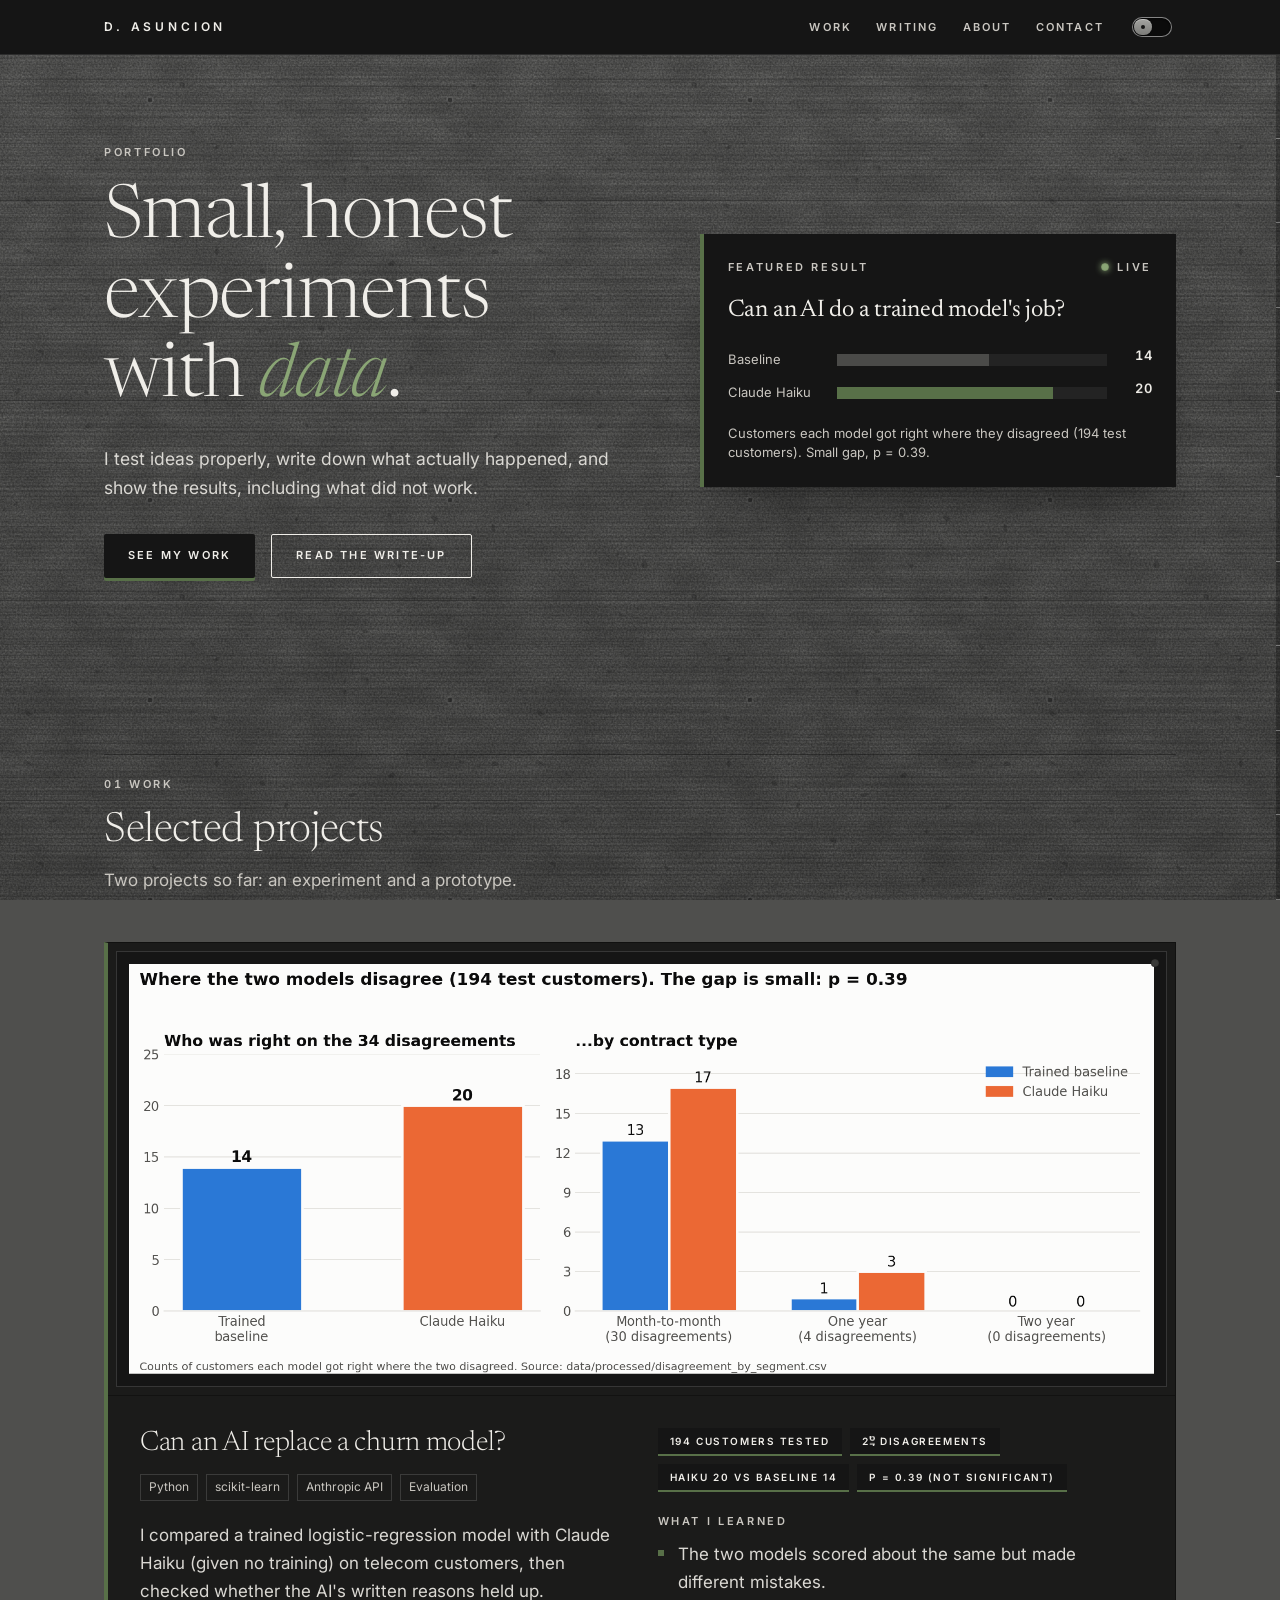
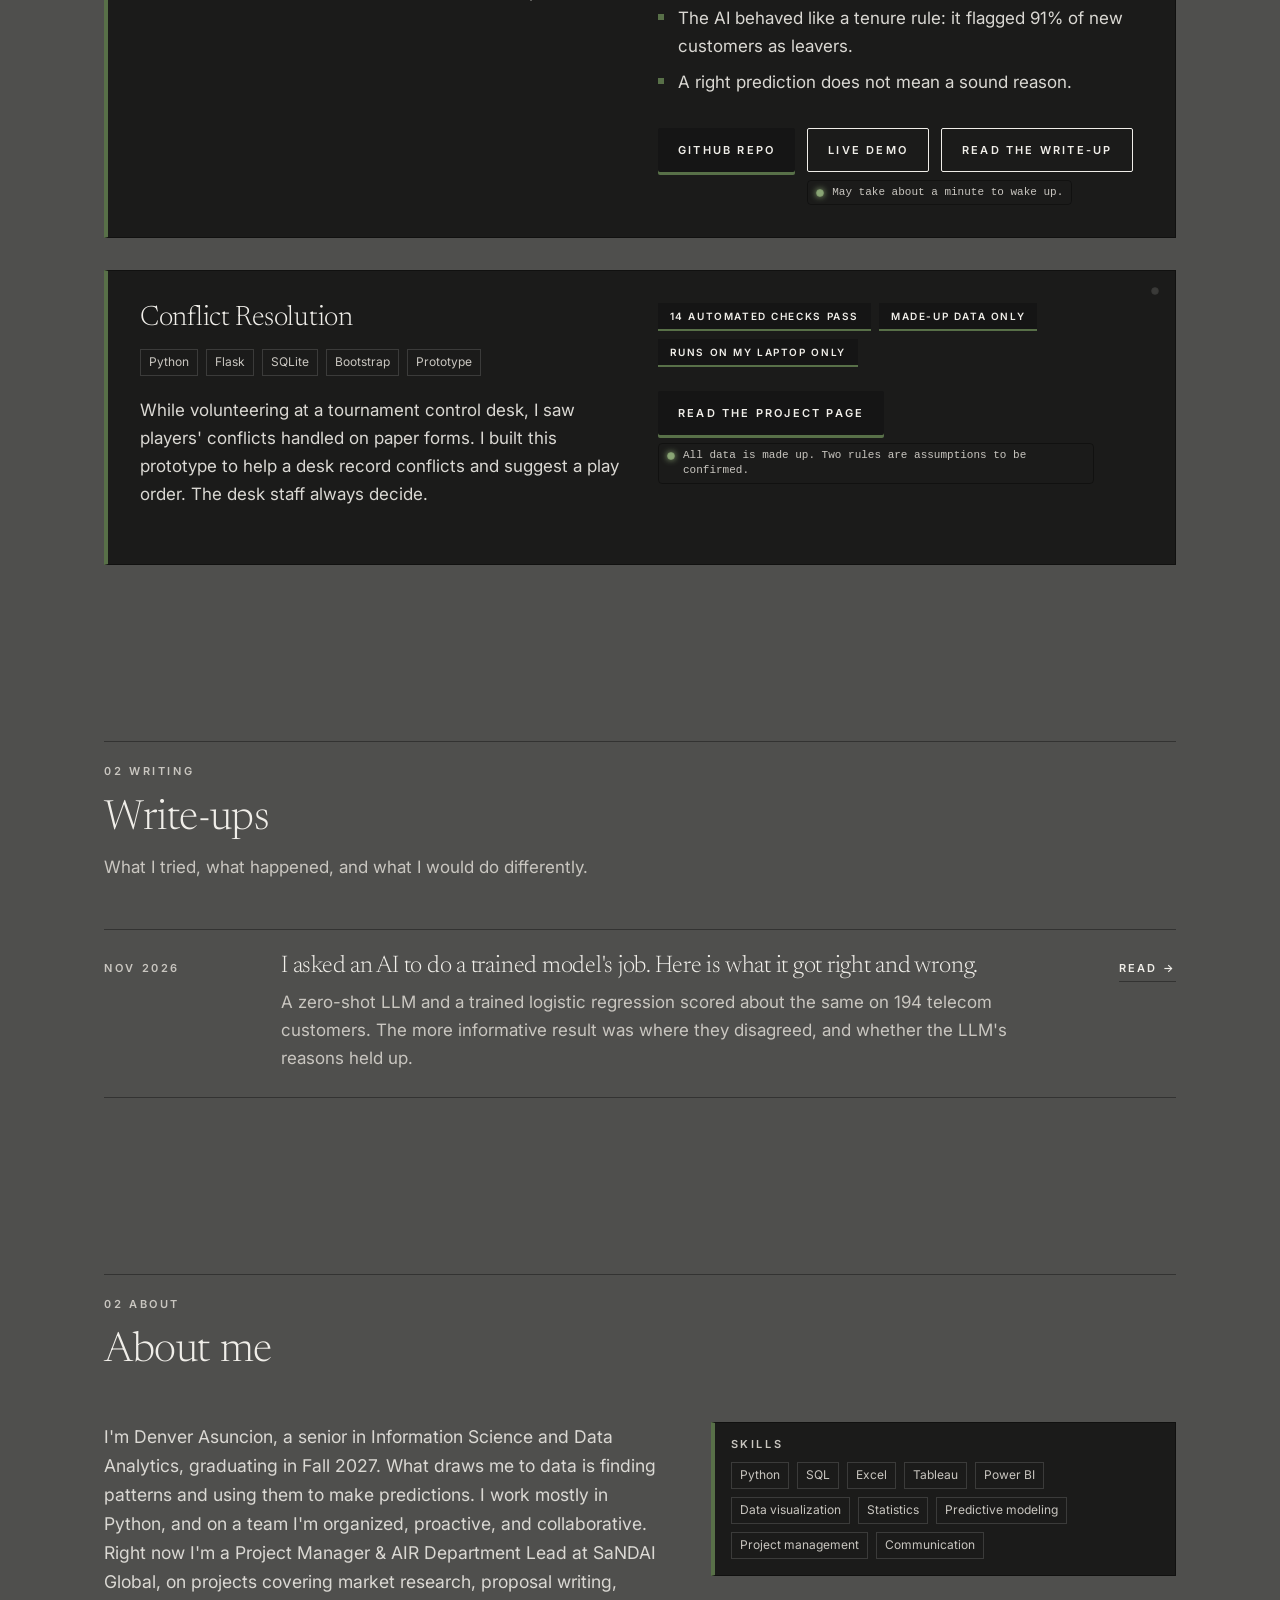
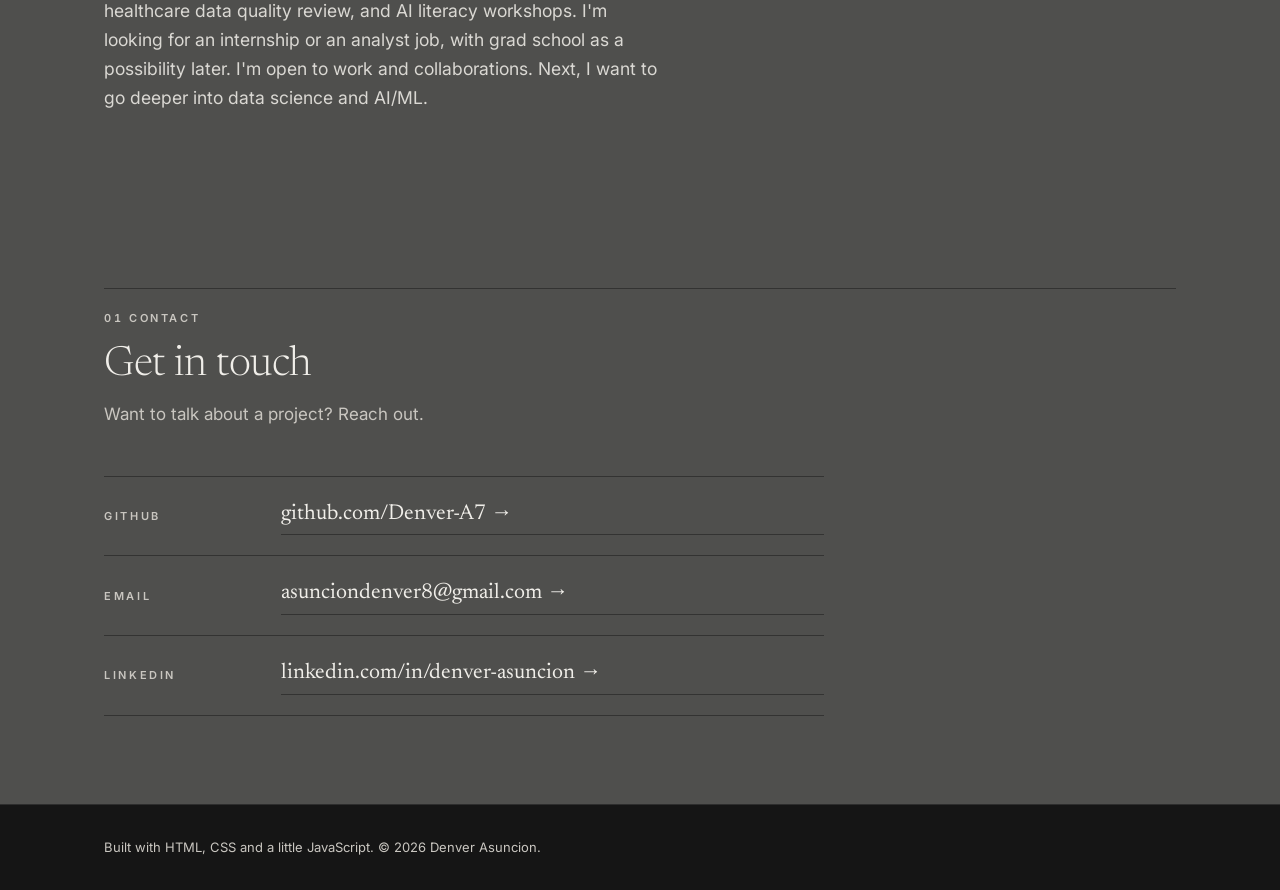
<file: index.html>
<!DOCTYPE html>
<html lang="en">
<head>
  <meta charset="UTF-8">
  <meta name="viewport" content="width=device-width, initial-scale=1">
  <title>D. Asuncion | Small, honest experiments with data</title>
  <meta name="description" content="Portfolio of D. Asuncion: small, honest data experiments, including whether an AI can do a trained churn model's job on 194 telecom customers.">
  <link rel="canonical" href="https://denver-a7.github.io/">
  <!-- The nav bar is steel (#151515) in both themes, so one value fits both -->
  <meta name="theme-color" content="#151515">
  <link rel="icon" href="assets/favicon.svg" type="image/svg+xml">

  <meta property="og:type" content="website">
  <meta property="og:site_name" content="D. Asuncion">
  <meta property="og:locale" content="en_US">
  <meta property="og:url" content="https://denver-a7.github.io/">
  <meta property="og:title" content="D. Asuncion | Small, honest experiments with data">
  <meta property="og:description" content="Portfolio of D. Asuncion: small, honest data experiments, including whether an AI can do a trained churn model's job on 194 telecom customers.">
  <meta property="og:image" content="https://denver-a7.github.io/assets/og-image.png">
  <meta property="og:image:width" content="1200">
  <meta property="og:image:height" content="630">
  <meta property="og:image:alt" content="A black steel panel on a concrete wall reading: Small, honest experiments with data.">

  <meta name="twitter:card" content="summary_large_image">
  <meta name="twitter:title" content="D. Asuncion | Small, honest experiments with data">
  <meta name="twitter:description" content="Portfolio of D. Asuncion: small, honest data experiments, including whether an AI can do a trained churn model's job on 194 telecom customers.">
  <meta name="twitter:image" content="https://denver-a7.github.io/assets/og-image.png">
  <meta name="twitter:image:alt" content="A black steel panel on a concrete wall reading: Small, honest experiments with data.">

  <!-- Runs before first paint so saved theme and JS-only reveal styles apply without a flash -->
  <script>
    document.documentElement.classList.add("js");
    try {
      var savedTheme = localStorage.getItem("theme");
      if (savedTheme === "light" || savedTheme === "dark") document.documentElement.setAttribute("data-theme", savedTheme);
    } catch (e) {}
  </script>

  <link rel="preconnect" href="https://fonts.googleapis.com">
  <link rel="preconnect" href="https://fonts.gstatic.com" crossorigin>
  <link href="https://fonts.googleapis.com/css2?family=Newsreader:ital,wght@0,300;0,400;1,300&family=Inter:wght@400;600&display=swap" rel="stylesheet">

  <link rel="stylesheet" href="css/tokens.css">
  <link rel="stylesheet" href="css/base.css">
  <link rel="stylesheet" href="css/components.css">
  <link rel="stylesheet" href="css/motion.css">

  <script src="js/data.js" defer></script>
  <script src="js/cursor.js" defer></script>
  <script src="js/main.js" defer></script>
</head>
<body>
  <a class="skip-link" href="#main">Skip to content</a>

  <header id="site-header" class="site-header">
    <nav class="nav container" aria-label="Primary">
      <a class="nav__brand" href="#hero">D. Asuncion</a>

      <button class="nav__menu-btn" type="button" aria-expanded="false" aria-controls="nav-links">
        <span class="nav__menu-icon" aria-hidden="true"></span>
        Menu
      </button>

      <ul id="nav-links" class="nav__links">
        <li><a class="nav__link" href="#work">Work</a></li>
        <li><a class="nav__link" href="blog/index.html">Writing</a></li>
        <li><a class="nav__link" href="#about">About</a></li>
        <li><a class="nav__link" href="#contact">Contact</a></li>
      </ul>

      <button class="theme-toggle" type="button" role="switch" aria-checked="false" aria-label="Light mode">
        <span class="theme-toggle__track" aria-hidden="true">
          <span class="theme-toggle__rocker"></span>
        </span>
      </button>
    </nav>
  </header>

  <main id="main" tabindex="-1">
    <section id="hero" class="hero" aria-labelledby="hero-title">
      <div class="container hero__grid">
        <div class="hero__copy" data-reveal>
          <p class="label">Portfolio</p>
          <h1 id="hero-title" class="hero__title">Small, honest experiments with <em class="display-olive">data</em>.</h1>
          <p class="hero__sub">I test ideas properly, write down what actually happened, and show the results, including what did not work.</p>
          <div class="hero__actions">
            <a class="btn btn--primary" href="#work">See my work</a>
            <a class="btn btn--ghost" href="#writing">Read the write-up</a>
          </div>
        </div>

        <figure class="readout" data-reveal>
          <div class="readout__head">
            <span class="label readout__label">Featured result</span>
            <span class="readout__live">
              <span class="led" aria-hidden="true"></span>
              <span class="label">Live</span>
            </span>
          </div>
          <p class="readout__title">Can an AI do a trained model's job?</p>
          <div class="chart" role="img" aria-label="Bar chart: Baseline 14, Claude Haiku 20">
            <div class="chart__row">
              <span class="chart__name">Baseline</span>
              <span class="chart__track"><span class="chart__bar chart__bar--neutral" style="--v: 14;" data-value="14"></span></span>
              <span class="chart__value" data-count="14">14</span>
            </div>
            <div class="chart__row">
              <span class="chart__name">Claude Haiku</span>
              <span class="chart__track"><span class="chart__bar chart__bar--olive" style="--v: 20;" data-value="20"></span></span>
              <span class="chart__value" data-count="20">20</span>
            </div>
          </div>
          <figcaption class="readout__caption">Customers each model got right where they disagreed (194 test customers). Small gap, p&nbsp;=&nbsp;0.39.</figcaption>
        </figure>
      </div>
    </section>

    <section id="work" class="work" aria-labelledby="work-title">
      <div class="container">
        <div class="section-head" data-reveal>
          <p class="label section-head__num">01 Work</p>
          <h2 id="work-title">Selected projects</h2>
          <p class="section-head__intro">Two projects so far: an experiment and a prototype.</p>
        </div>

        <!-- Project card: duplicate this <article> for another project -->
        <article class="project" data-reveal>
          <span class="led project__led" aria-hidden="true"></span>

          <figure class="project__media">
            <span class="scan" data-scan>
              <img src="assets/results_chart.png" width="1870" height="748" loading="lazy" decoding="async"
                   alt="Two bar charts of the 34 customers where the models disagreed, out of 194 tested. Left: Claude Haiku was right on 20, the trained baseline on 14. Right, by contract type: month-to-month 17 versus 13, one year 3 versus 1, two year 0 versus 0. The gap is small, p equals 0.39.">
            </span>
          </figure>

          <div class="project__body">
            <div class="project__text">
              <h3 class="project__title">Can an AI replace a churn model?</h3>

              <ul class="chips" aria-label="Tools used">
                <li class="chip">Python</li>
                <li class="chip">scikit-learn</li>
                <li class="chip">Anthropic API</li>
                <li class="chip">Evaluation</li>
              </ul>

              <p class="project__blurb">I compared a trained logistic-regression model with Claude Haiku (given no training) on telecom customers, then checked whether the AI's written reasons held up.</p>
            </div>

            <div class="project__details">
              <ul class="stats" aria-label="Key numbers">
                <li class="stat">194 customers tested</li>
                <li class="stat"><span data-count="34">34</span> disagreements</li>
                <li class="stat">Haiku 20 vs baseline 14</li>
                <li class="stat">p = 0.39 (not significant)</li>
              </ul>

              <h4 class="label project__sub">What I learned</h4>
              <ul class="project__learned">
                <li>The two models scored about the same but made different mistakes.</li>
                <li>The AI behaved like a tenure rule: it flagged 91% of new customers as leavers.</li>
                <li>A right prediction does not mean a sound reason.</li>
              </ul>

              <div class="project__actions">
                <a class="btn btn--primary" href="https://github.com/Denver-A7/churn-llm-comparison" target="_blank" rel="noopener">GitHub repo<span class="visually-hidden"> (opens in a new tab)</span></a>
                <div class="project__demo">
                  <a class="btn btn--ghost" href="https://churn-llm-vs-model.streamlit.app/" target="_blank" rel="noopener">Live demo<span class="visually-hidden"> (opens in a new tab)</span></a>
                  <p class="project__note"><span class="led" aria-hidden="true"></span>May take about a minute to wake up.</p>
                </div>
                <a class="btn btn--ghost" href="blog/can-an-ai-replace-a-churn-model/index.html" data-card-link>Read the write-up</a>
              </div>
            </div>
          </div>
        </article>

        <article class="project" data-reveal>
          <span class="led project__led" aria-hidden="true"></span>

          <div class="project__body">
            <div class="project__text">
              <h3 class="project__title">Conflict Resolution</h3>

              <ul class="chips" aria-label="Tools used">
                <li class="chip">Python</li>
                <li class="chip">Flask</li>
                <li class="chip">SQLite</li>
                <li class="chip">Bootstrap</li>
                <li class="chip">Prototype</li>
              </ul>

              <p class="project__blurb">While volunteering at a tournament control desk, I saw players' conflicts handled on paper forms. I built this prototype to help a desk record conflicts and suggest a play order. The desk staff always decide.</p>
            </div>

            <div class="project__details">
              <ul class="stats" aria-label="Key facts">
                <li class="stat">14 automated checks pass</li>
                <li class="stat">Made-up data only</li>
                <li class="stat">Runs on my laptop only</li>
              </ul>

              <div class="project__actions">
                <div class="project__demo">
                  <a class="btn btn--primary" href="projects/conflict-resolution/index.html" data-card-link>Read the project page</a>
                  <p class="project__note"><span class="led" aria-hidden="true"></span>All data is made up. Two rules are assumptions to be confirmed.</p>
                </div>
              </div>
            </div>
          </div>
        </article>
      </div>
    </section>

    <section id="writing" class="writing" aria-labelledby="writing-title">
      <div class="container">
        <div class="section-head" data-reveal>
          <p class="label section-head__num">02 Writing</p>
          <h2 id="writing-title">Write-ups</h2>
          <p class="section-head__intro">What I tried, what happened, and what I would do differently.</p>
        </div>

        <ul class="posts">
          <!-- Writing entry: duplicate this <li> for another post -->
          <li class="post" data-reveal>
            <time class="post__date label" datetime="2026-11">Nov 2026</time>
            <div class="post__body">
              <h3 class="post__title">I asked an AI to do a trained model's job. Here is what it got right and wrong.</h3>
              <p class="post__summary">A zero-shot LLM and a trained logistic regression scored about the same on 194 telecom customers. The more informative result was where they disagreed, and whether the LLM's reasons held up.</p>
            </div>
            <a class="post__link" href="blog/can-an-ai-replace-a-churn-model/index.html" aria-label="Read: I asked an AI to do a trained model's job">Read <span aria-hidden="true">&rarr;</span></a>
          </li>
        </ul>
      </div>
    </section>

    <section id="about" class="about" aria-labelledby="about-title">
      <div class="container">
        <div class="section-head" data-reveal>
          <p class="label section-head__num">03 About</p>
          <h2 id="about-title">About me</h2>
        </div>

        <div class="about__grid">
          <p class="about__text" data-reveal>I'm Denver Asuncion, a senior in Information Science and Data Analytics, graduating in Fall 2027. What draws me to data is finding patterns and using them to make predictions. I work mostly in Python, and on a team I'm organized, proactive, and collaborative. Right now I'm a Project Manager &amp; AIR Department Lead at SaNDAI Global, on projects covering market research, proposal writing, healthcare data quality review, and AI literacy workshops. I'm looking for an internship or an analyst job, with grad school as a possibility later. I'm open to work and collaborations. Next, I want to go deeper into data science and AI/ML.</p>

          <div class="about__skills" data-reveal>
            <h3 class="label about__skills-title">Skills</h3>
            <ul class="chips" aria-label="Skills">
              <li class="chip">Python</li>
              <li class="chip">SQL</li>
              <li class="chip">Excel</li>
              <li class="chip">Tableau</li>
              <li class="chip">Power BI</li>
              <li class="chip">Data visualization</li>
              <li class="chip">Statistics</li>
              <li class="chip">Predictive modeling</li>
              <li class="chip">Project management</li>
              <li class="chip">Communication</li>
            </ul>
          </div>
        </div>
      </div>
    </section>

    <section id="contact" class="contact" aria-labelledby="contact-title">
      <div class="container">
        <div class="section-head" data-reveal>
          <p class="label section-head__num">04 Contact</p>
          <h2 id="contact-title">Get in touch</h2>
          <p class="section-head__intro">Want to talk about a project? Reach out.</p>
        </div>

        <ul class="contact-list" data-reveal>
          <li class="contact-row">
            <span class="label contact-row__label">GitHub</span>
            <a class="contact-row__link" href="https://github.com/Denver-A7" target="_blank" rel="noopener">github.com/Denver-A7 <span aria-hidden="true">&rarr;</span><span class="visually-hidden"> (opens in a new tab)</span></a>
          </li>
          <li class="contact-row">
            <span class="label contact-row__label">Email</span>
            <a class="contact-row__link" href="mailto:asunciondenver8@gmail.com">asunciondenver8@gmail.com <span aria-hidden="true">&rarr;</span></a>
          </li>
          <li class="contact-row">
            <span class="label contact-row__label">LinkedIn</span>
            <a class="contact-row__link" href="https://www.linkedin.com/in/denver-asuncion" target="_blank" rel="noopener">linkedin.com/in/denver-asuncion <span aria-hidden="true">&rarr;</span><span class="visually-hidden"> (opens in a new tab)</span></a>
          </li>
        </ul>
      </div>
    </section>
  </main>

  <footer id="site-footer" class="site-footer">
    <div class="container">
      <p class="site-footer__text">Built with HTML, CSS and a little JavaScript. &copy; 2026 Denver Asuncion.</p>
    </div>
  </footer>
</body>
</html>
</file>
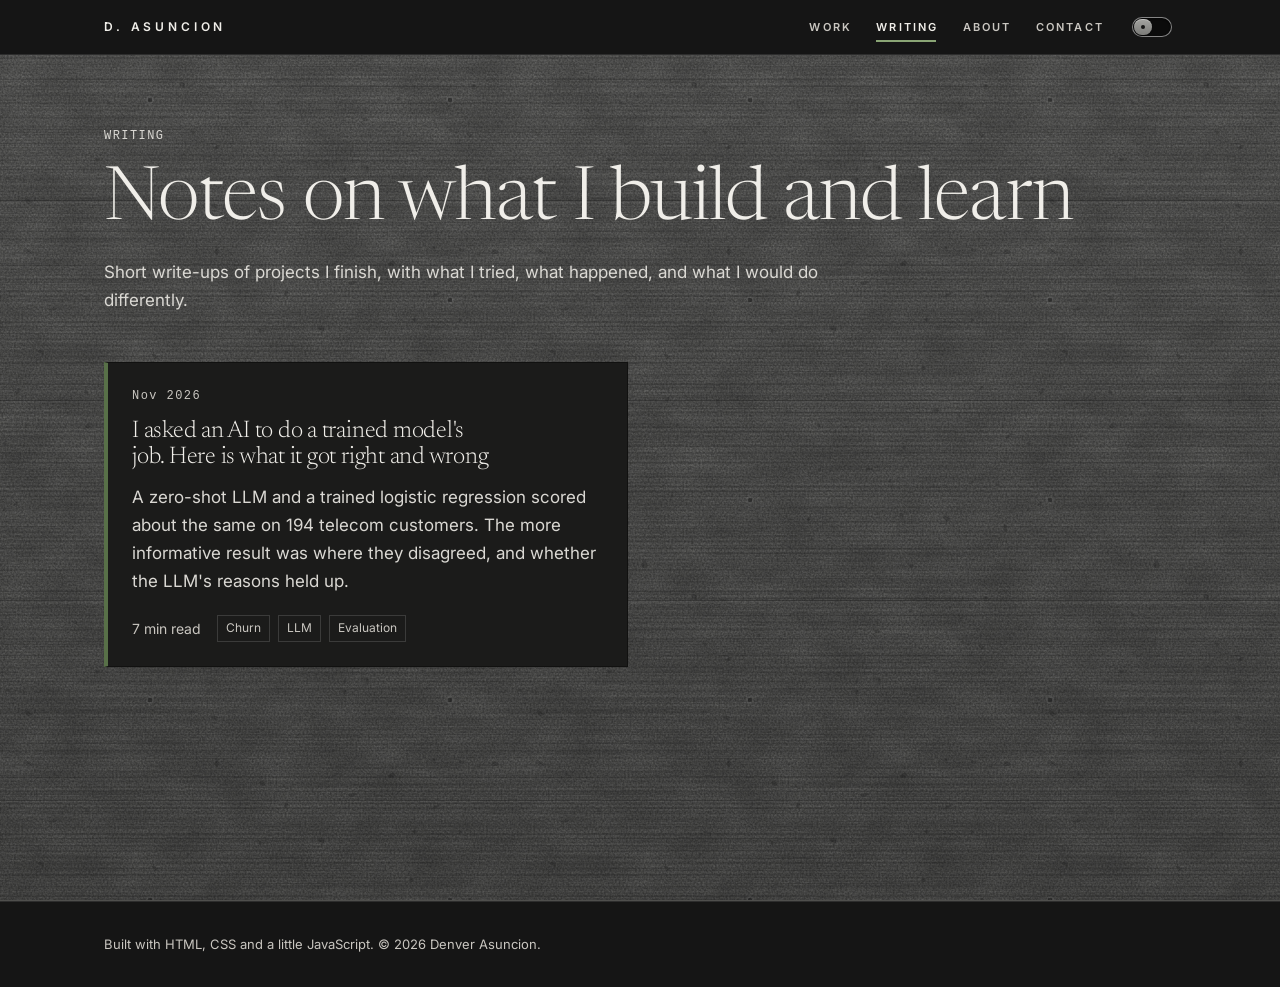
<file: blog/index.html>
<!DOCTYPE html>
<html lang="en">
<head>
  <meta charset="UTF-8">
  <meta name="viewport" content="width=device-width, initial-scale=1">
  <title>Writing: notes on what I build and learn | D. Asuncion</title>
  <meta name="description" content="Short write-ups of projects I finish, with what I tried, what happened, and what I would do differently.">
  <link rel="canonical" href="https://denver-a7.github.io/blog/">
  <!-- The nav bar is steel (#151515) in both themes, so one value fits both -->
  <meta name="theme-color" content="#151515">
  <link rel="icon" href="../assets/favicon.svg" type="image/svg+xml">
  <link rel="alternate" type="application/rss+xml" title="D. Asuncion | Writing" href="feed.xml">

  <meta property="og:type" content="website">
  <meta property="og:site_name" content="D. Asuncion">
  <meta property="og:locale" content="en_US">
  <meta property="og:url" content="https://denver-a7.github.io/blog/">
  <meta property="og:title" content="Writing: notes on what I build and learn | D. Asuncion">
  <meta property="og:description" content="Short write-ups of projects I finish, with what I tried, what happened, and what I would do differently.">
  <meta property="og:image" content="https://denver-a7.github.io/assets/og-image.png">
  <meta property="og:image:width" content="1200">
  <meta property="og:image:height" content="630">
  <meta property="og:image:alt" content="A black steel panel on a concrete wall reading: Small, honest experiments with data.">

  <meta name="twitter:card" content="summary_large_image">
  <meta name="twitter:title" content="Writing: notes on what I build and learn | D. Asuncion">
  <meta name="twitter:description" content="Short write-ups of projects I finish, with what I tried, what happened, and what I would do differently.">
  <meta name="twitter:image" content="https://denver-a7.github.io/assets/og-image.png">
  <meta name="twitter:image:alt" content="A black steel panel on a concrete wall reading: Small, honest experiments with data.">

  <!-- Runs before first paint so saved theme and JS-only reveal styles apply without a flash -->
  <script>
    document.documentElement.classList.add("js");
    try {
      var savedTheme = localStorage.getItem("theme");
      if (savedTheme === "light" || savedTheme === "dark") document.documentElement.setAttribute("data-theme", savedTheme);
    } catch (e) {}
  </script>

  <link rel="preconnect" href="https://fonts.googleapis.com">
  <link rel="preconnect" href="https://fonts.gstatic.com" crossorigin>
  <link href="https://fonts.googleapis.com/css2?family=Newsreader:ital,wght@0,300;0,400;1,300&family=Inter:wght@400;600&display=swap" rel="stylesheet">

  <link rel="stylesheet" href="../css/tokens.css">
  <link rel="stylesheet" href="../css/base.css">
  <link rel="stylesheet" href="../css/components.css">
  <link rel="stylesheet" href="../css/motion.css">
  <link rel="stylesheet" href="../css/blog.css">

  <script src="../js/cursor.js" defer></script>
  <script src="../js/blog.js" defer></script>
</head>
<body>
  <a class="skip-link" href="#main">Skip to content</a>

  <header id="site-header" class="site-header">
    <nav class="nav container" aria-label="Primary">
      <a class="nav__brand" href="../index.html">D. Asuncion</a>

      <button class="nav__menu-btn" type="button" aria-expanded="false" aria-controls="nav-links">
        <span class="nav__menu-icon" aria-hidden="true"></span>
        Menu
      </button>

      <ul id="nav-links" class="nav__links">
        <li><a class="nav__link" href="../index.html#work">Work</a></li>
        <li><a class="nav__link is-active" href="./" aria-current="page">Writing</a></li>
        <li><a class="nav__link" href="../index.html#about">About</a></li>
        <li><a class="nav__link" href="../index.html#contact">Contact</a></li>
      </ul>

      <button class="theme-toggle" type="button" role="switch" aria-checked="false" aria-label="Light mode">
        <span class="theme-toggle__track" aria-hidden="true">
          <span class="theme-toggle__rocker"></span>
        </span>
      </button>
    </nav>
  </header>

  <main id="main" class="blog-main" tabindex="-1">
    <div class="container">
      <header class="blog-head">
        <p class="blog-head__label">WRITING</p>
        <h1>Notes on what I build and learn</h1>
        <p class="blog-head__intro">Short write-ups of projects I finish, with what I tried, what happened, and what I would do differently.</p>
      </header>

      <ul class="post-cards" aria-label="Posts">
        <!-- Post card: copy this whole <li> for another post (newest first) -->
        <li>
          <article class="post-card">
            <time class="post-card__date" datetime="2026-11">Nov 2026</time>
            <h2 class="post-card__title"><a class="post-card__link" href="can-an-ai-replace-a-churn-model/index.html">I asked an AI to do a trained model's job. Here is what it got right and wrong</a></h2>
            <p class="post-card__summary">A zero-shot LLM and a trained logistic regression scored about the same on 194 telecom customers. The more informative result was where they disagreed, and whether the LLM's reasons held up.</p>
            <div class="post-card__foot">
              <span class="post-card__read">7 min read</span>
              <ul class="chips" aria-label="Tags">
                <li class="chip">Churn</li>
                <li class="chip">LLM</li>
                <li class="chip">Evaluation</li>
              </ul>
            </div>
          </article>
        </li>
      </ul>
    </div>
  </main>

  <footer id="site-footer" class="site-footer">
    <div class="container">
      <p class="site-footer__text">Built with HTML, CSS and a little JavaScript. &copy; 2026 Denver Asuncion.</p>
    </div>
  </footer>
</body>
</html>
</file>
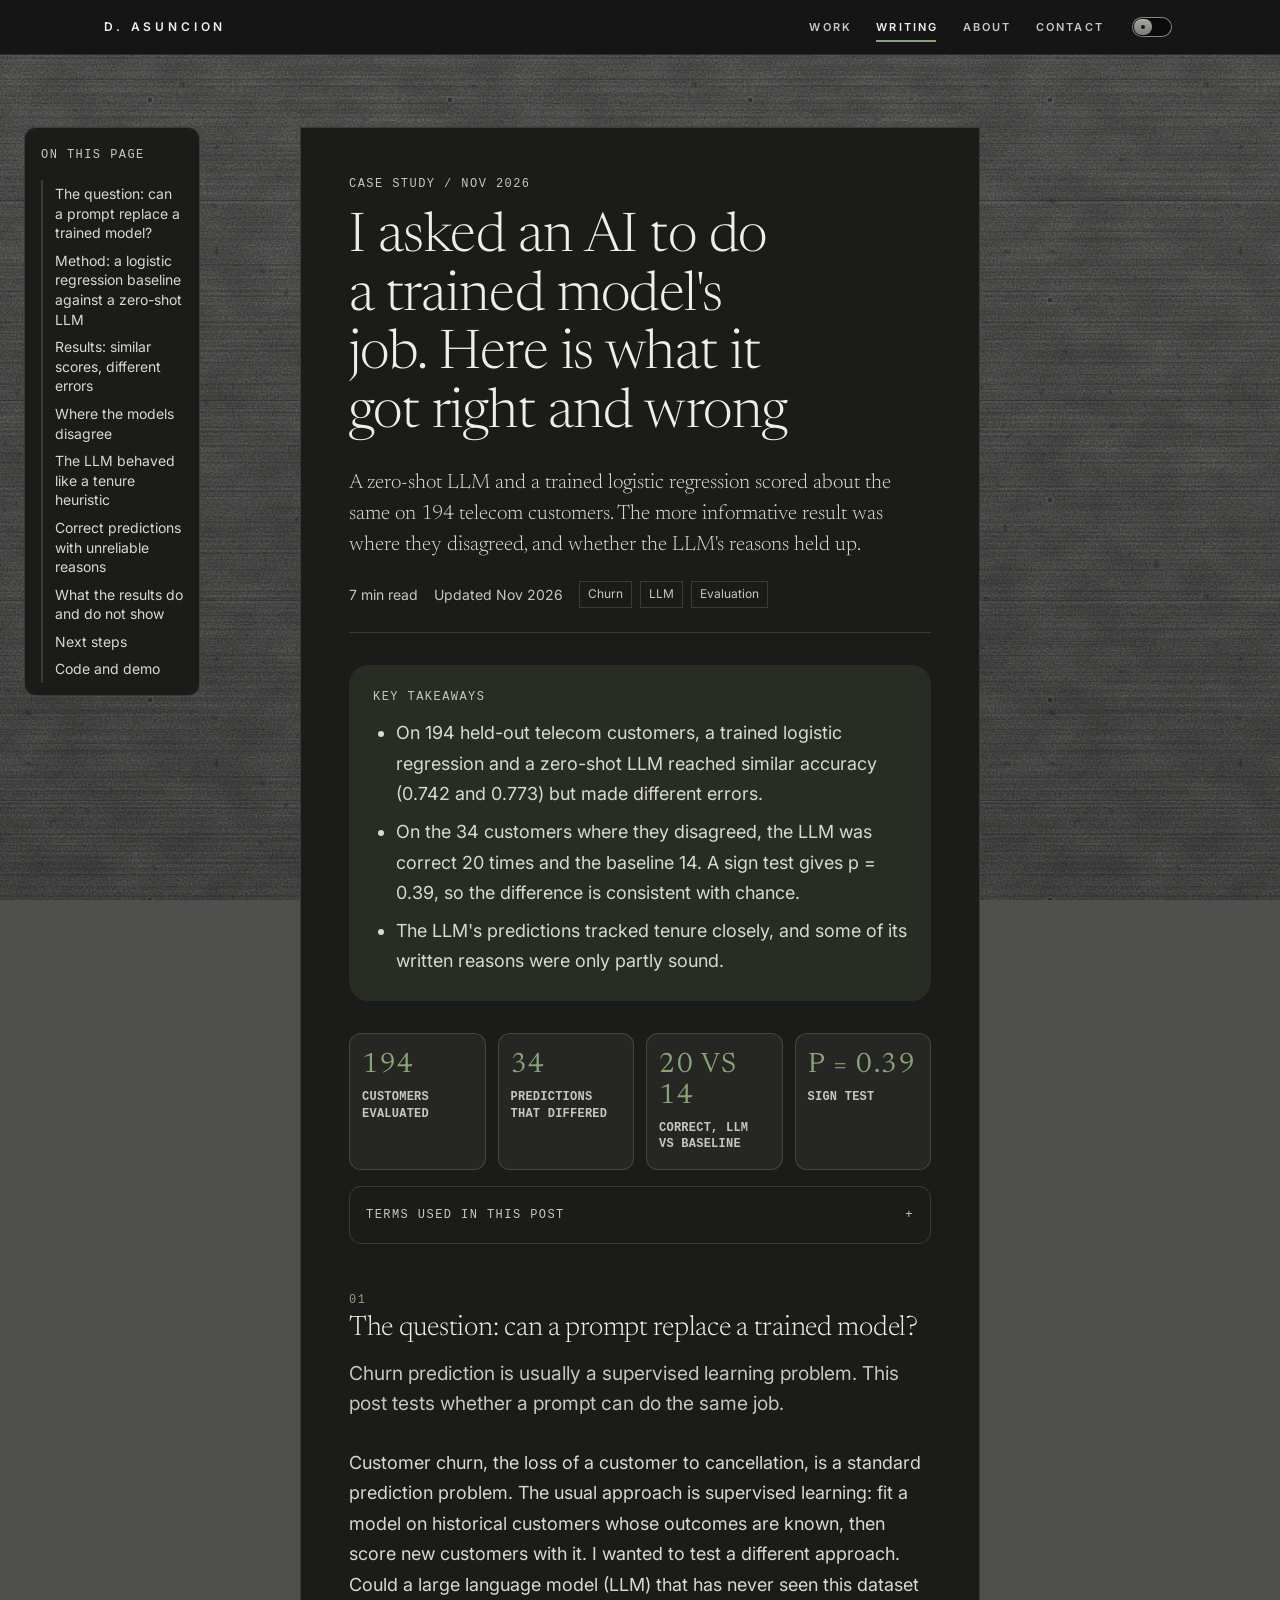
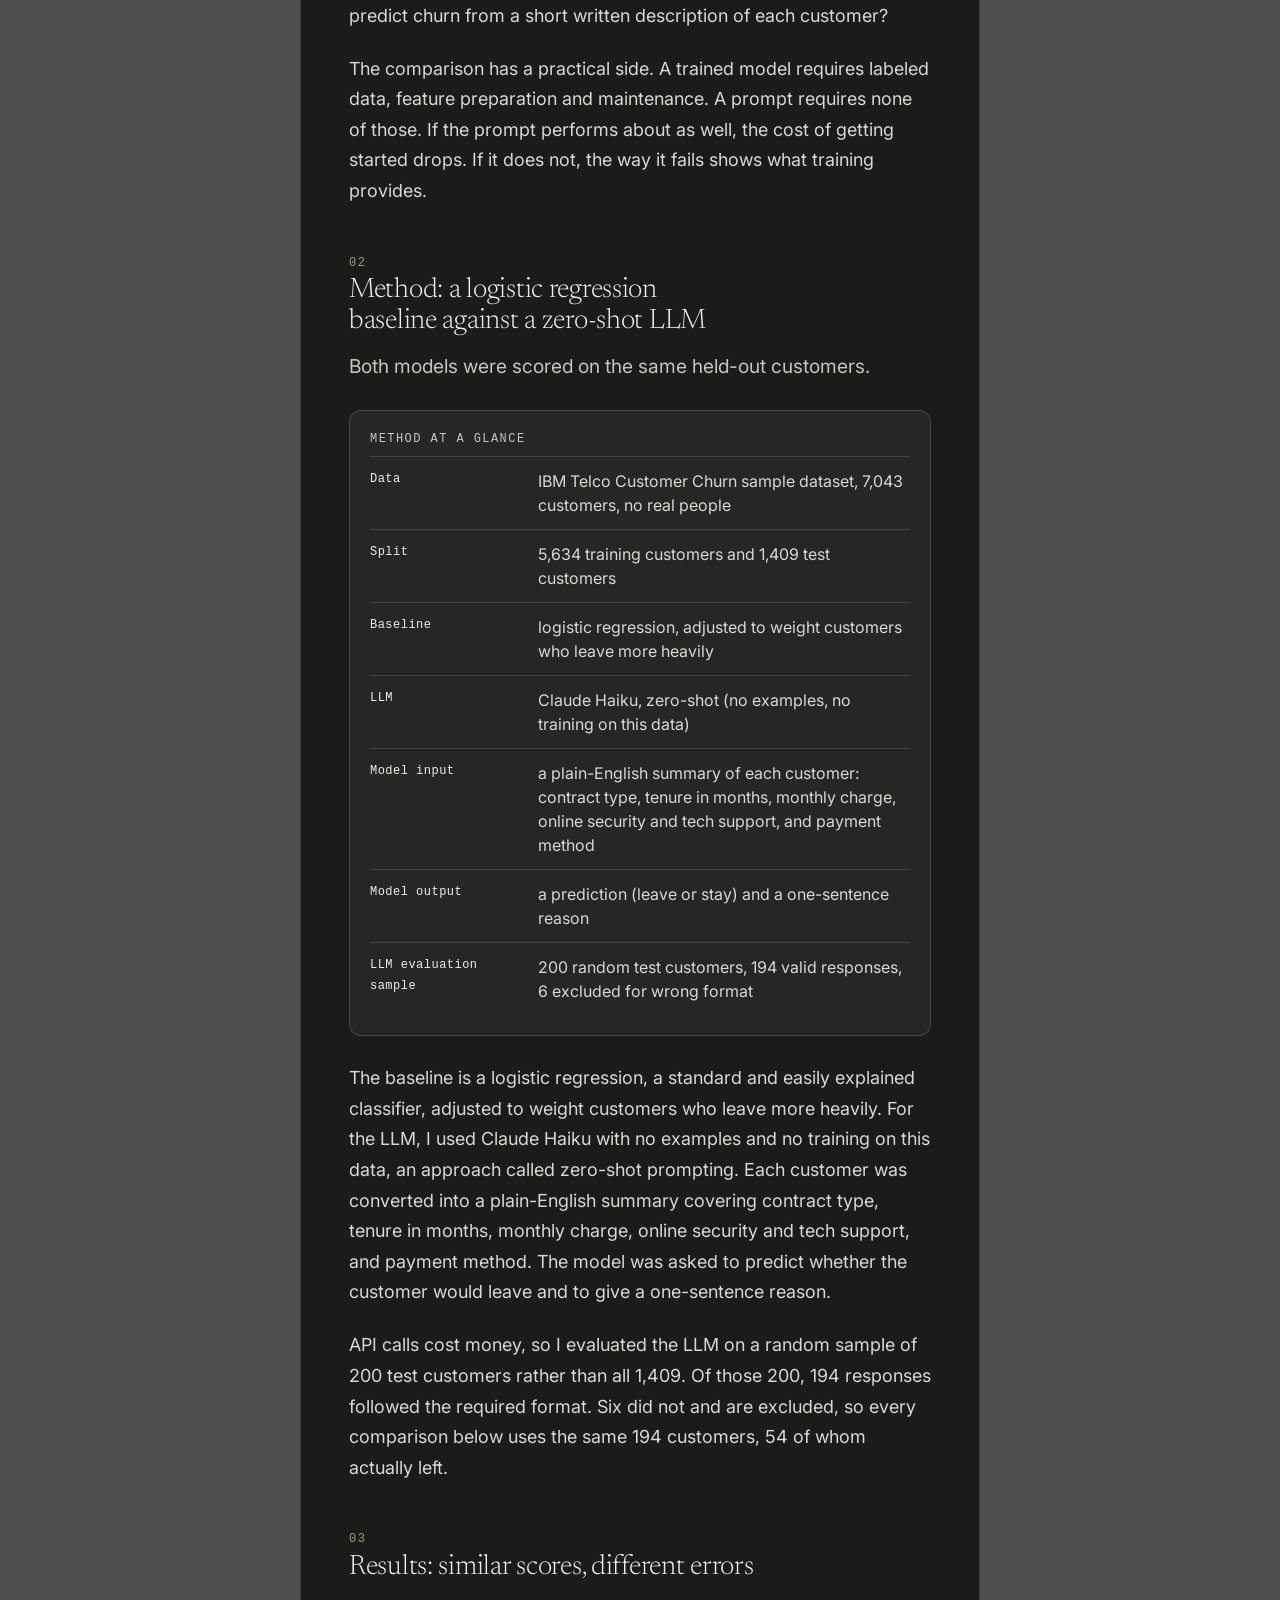
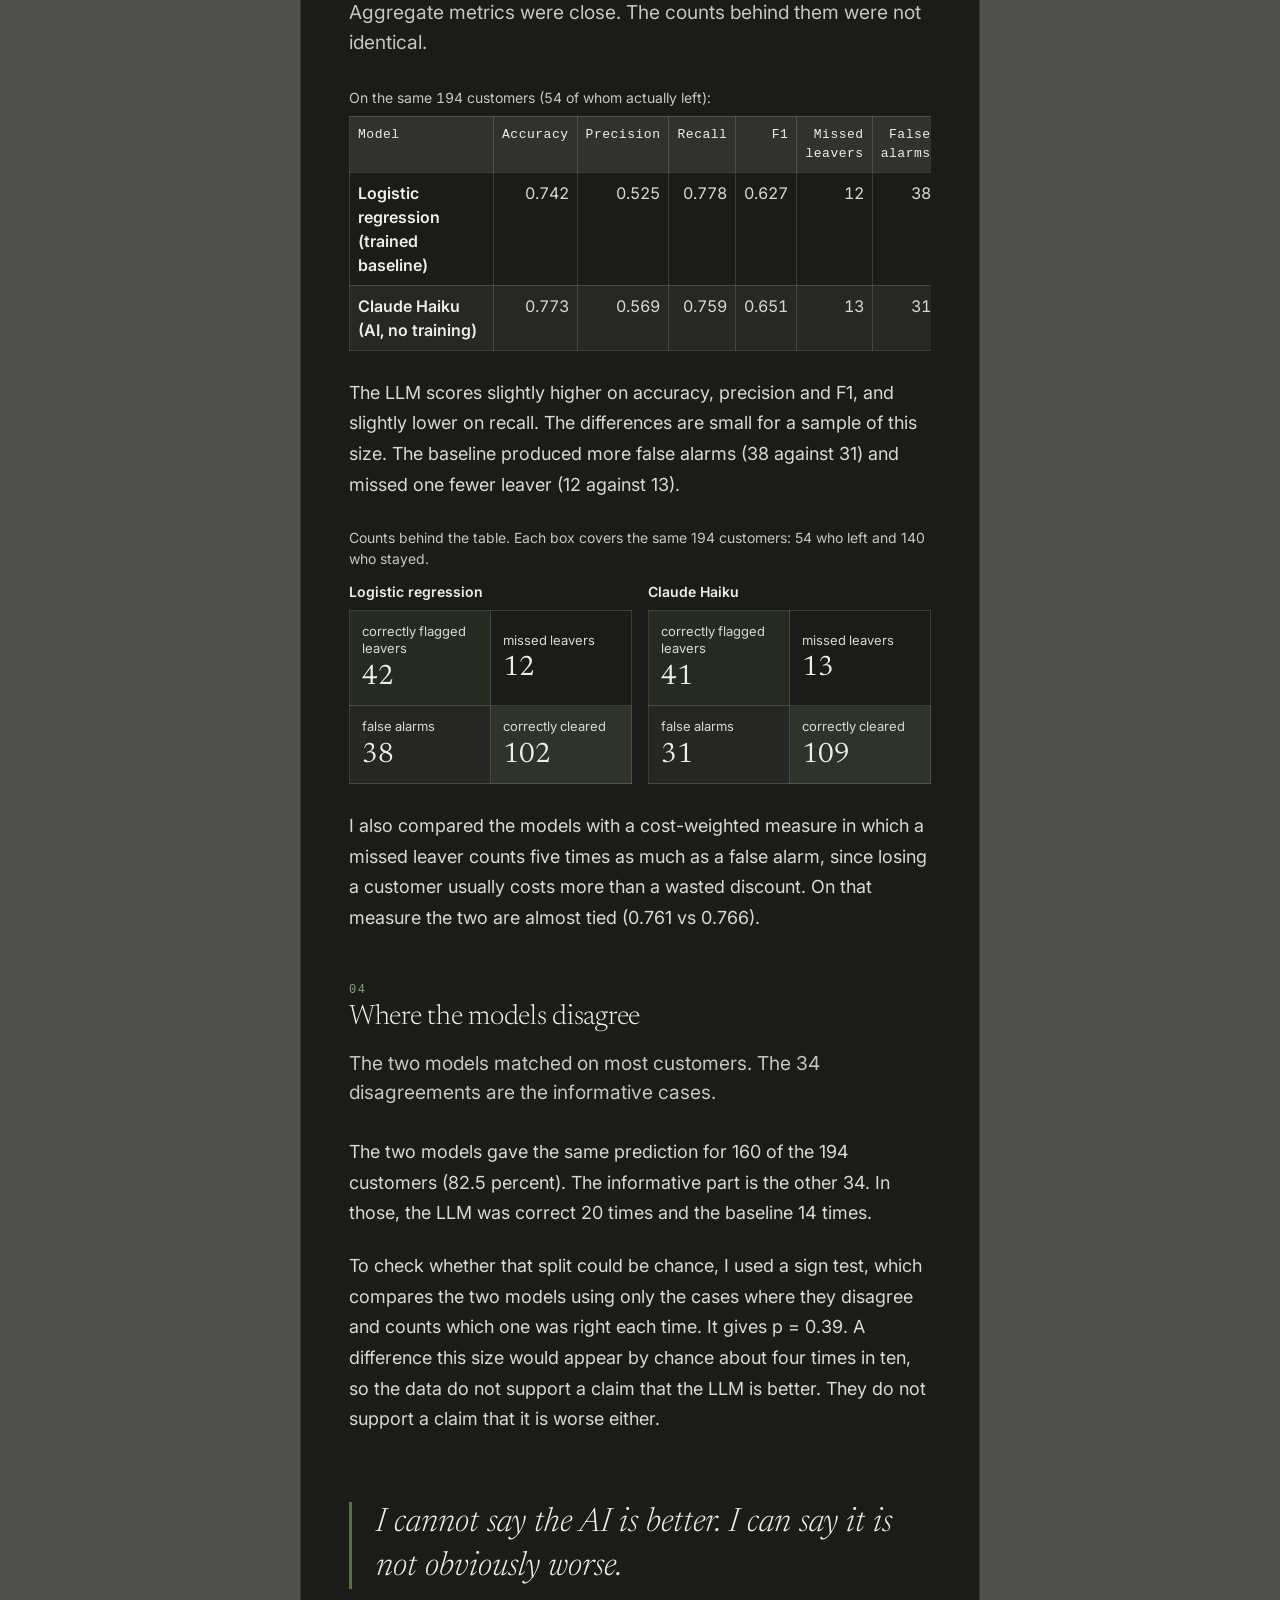
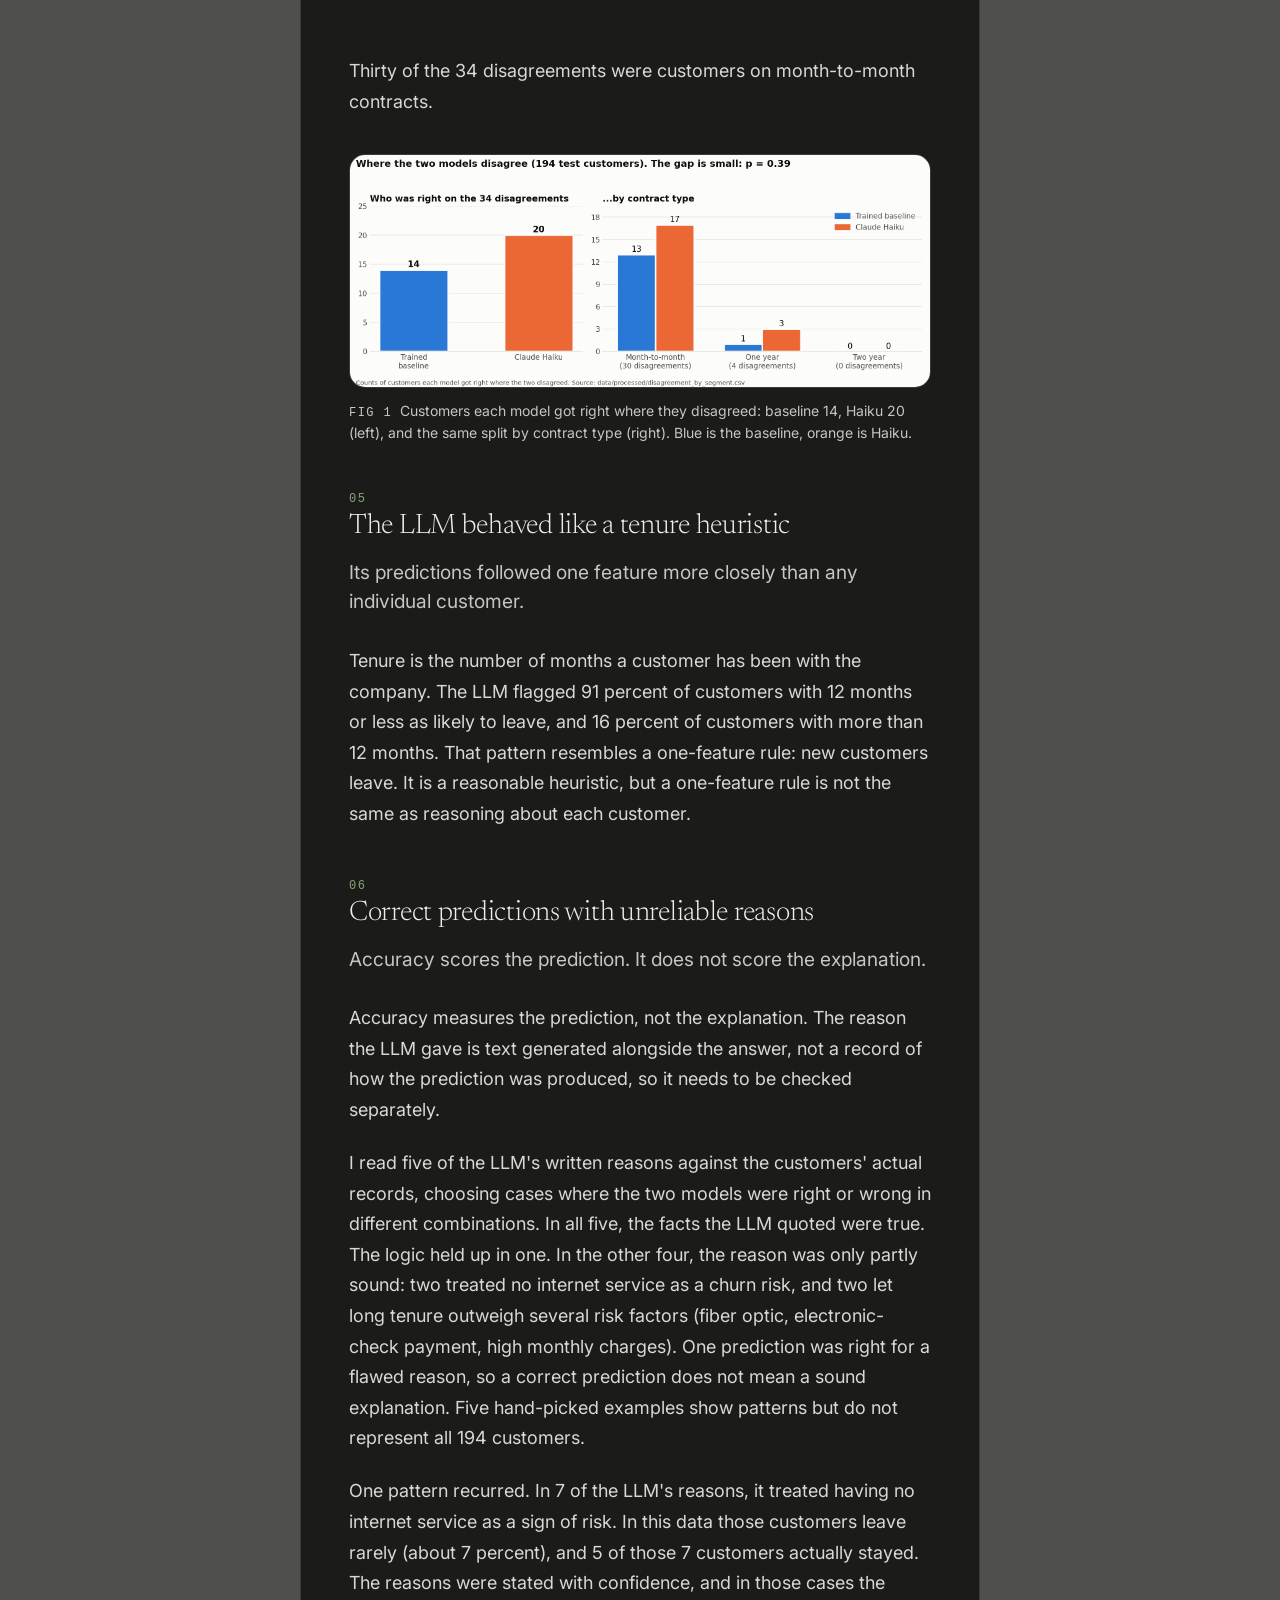
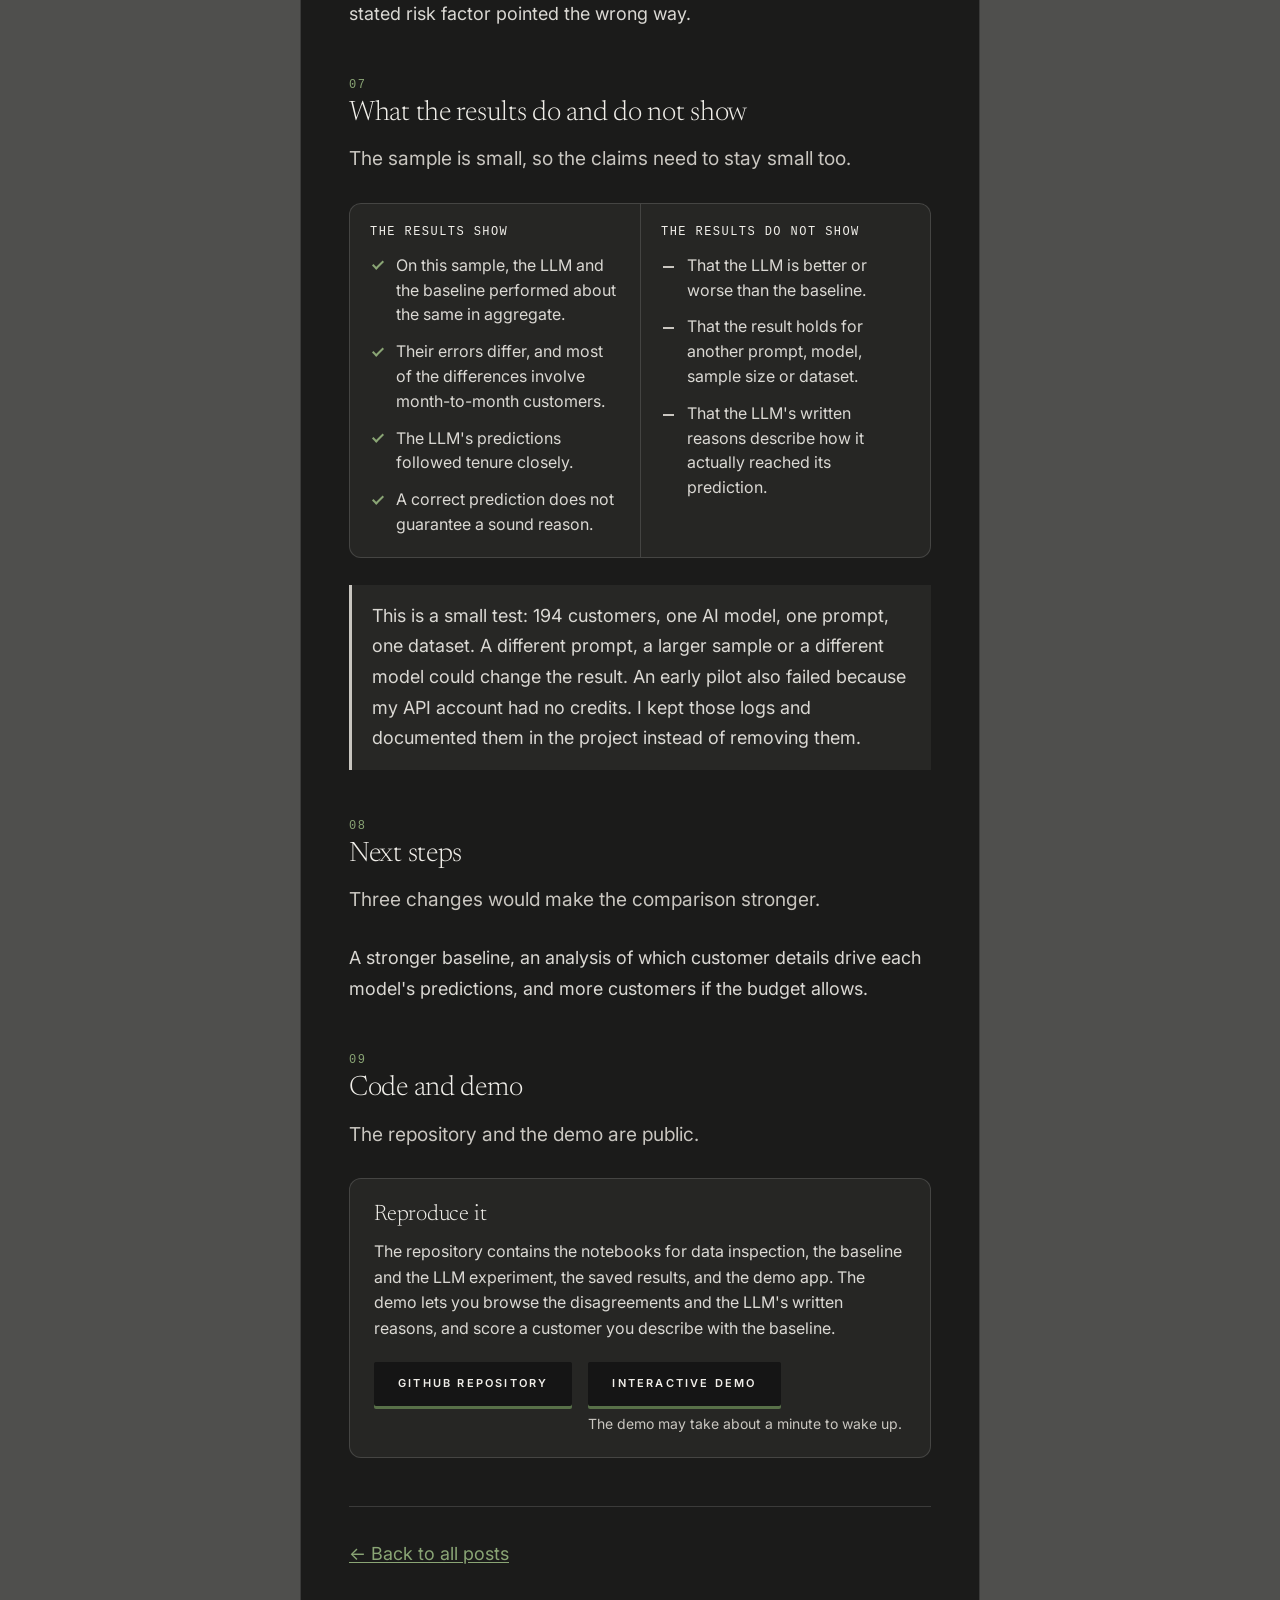
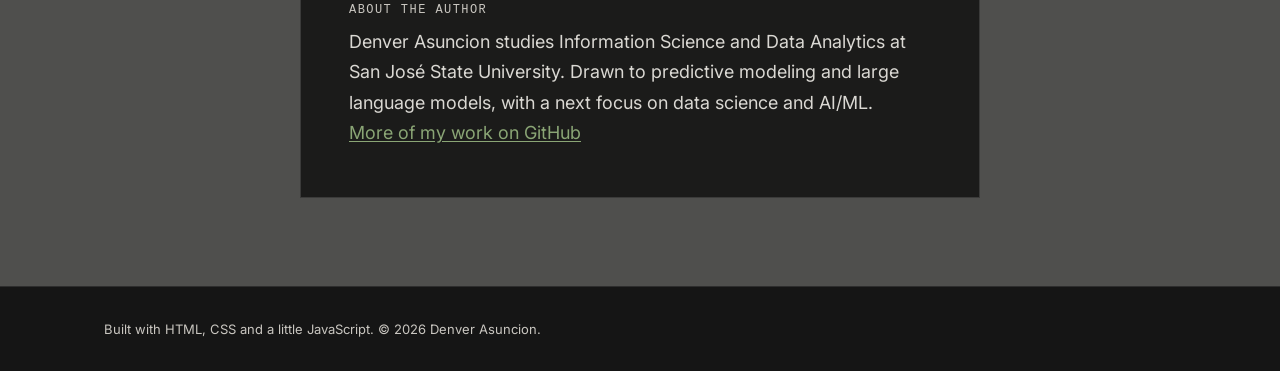
<file: blog/can-an-ai-replace-a-churn-model/index.html>
<!DOCTYPE html>
<html lang="en">
<head>
  <meta charset="UTF-8">
  <meta name="viewport" content="width=device-width, initial-scale=1">
  <title>Can an AI replace a churn model? A test on 194 telecom customers | D. Asuncion</title>
  <meta name="description" content="A zero-shot LLM and a trained logistic regression scored about the same on 194 telecom customers. The more informative result was where they disagreed, and whether the LLM's reasons held up.">
  <link rel="canonical" href="https://denver-a7.github.io/blog/can-an-ai-replace-a-churn-model/">
  <!-- The nav bar is steel (#151515) in both themes, so one value fits both -->
  <meta name="theme-color" content="#151515">
  <link rel="icon" href="../../assets/favicon.svg" type="image/svg+xml">
  <link rel="alternate" type="application/rss+xml" title="D. Asuncion | Writing" href="../feed.xml">

  <meta property="og:type" content="article">
  <meta property="og:site_name" content="D. Asuncion">
  <meta property="og:locale" content="en_US">
  <meta property="og:url" content="https://denver-a7.github.io/blog/can-an-ai-replace-a-churn-model/">
  <meta property="og:title" content="I asked an AI to do a trained model's job. Here is what it got right and wrong">
  <meta property="og:description" content="A zero-shot LLM and a trained logistic regression scored about the same on 194 telecom customers. The more informative result was where they disagreed, and whether the LLM's reasons held up.">
  <meta property="og:image" content="https://denver-a7.github.io/assets/og-image.png">
  <meta property="og:image:width" content="1200">
  <meta property="og:image:height" content="630">
  <meta property="og:image:alt" content="A black steel panel on a concrete wall reading: Small, honest experiments with data.">
  <meta property="article:published_time" content="2026-11-02">
  <meta property="article:author" content="Denver Asuncion">
  <meta property="article:tag" content="Churn">
  <meta property="article:tag" content="LLM">
  <meta property="article:tag" content="Evaluation">

  <meta name="twitter:card" content="summary_large_image">
  <meta name="twitter:title" content="I asked an AI to do a trained model's job. Here is what it got right and wrong">
  <meta name="twitter:description" content="A zero-shot LLM and a trained logistic regression scored about the same on 194 telecom customers. The more informative result was where they disagreed, and whether the LLM's reasons held up.">
  <meta name="twitter:image" content="https://denver-a7.github.io/assets/og-image.png">
  <meta name="twitter:image:alt" content="A black steel panel on a concrete wall reading: Small, honest experiments with data.">

  <script type="application/ld+json">
  {
    "@context": "https://schema.org",
    "@type": "Article",
    "headline": "I asked an AI to do a trained model's job. Here is what it got right and wrong",
    "description": "A zero-shot LLM and a trained logistic regression scored about the same on 194 telecom customers. The more informative result was where they disagreed, and whether the LLM's reasons held up.",
    "datePublished": "2026-11-02",
    "dateModified": "2026-11-02",
    "author": { "@type": "Person", "name": "Denver Asuncion", "url": "https://denver-a7.github.io/" },
    "mainEntityOfPage": "https://denver-a7.github.io/blog/can-an-ai-replace-a-churn-model/",
    "keywords": "Churn, LLM, Evaluation",
    "inLanguage": "en-US"
  }
  </script>

  <!-- Runs before first paint so saved theme and JS-only reveal styles apply without a flash -->
  <script>
    document.documentElement.classList.add("js");
    try {
      var savedTheme = localStorage.getItem("theme");
      if (savedTheme === "light" || savedTheme === "dark") document.documentElement.setAttribute("data-theme", savedTheme);
    } catch (e) {}
  </script>

  <link rel="preconnect" href="https://fonts.googleapis.com">
  <link rel="preconnect" href="https://fonts.gstatic.com" crossorigin>
  <link href="https://fonts.googleapis.com/css2?family=Newsreader:ital,wght@0,300;0,400;1,300&family=Inter:wght@400;600&display=swap" rel="stylesheet">

  <link rel="stylesheet" href="../../css/tokens.css">
  <link rel="stylesheet" href="../../css/base.css">
  <link rel="stylesheet" href="../../css/components.css">
  <link rel="stylesheet" href="../../css/motion.css">
  <link rel="stylesheet" href="../../css/blog.css">

  <script src="../../js/cursor.js" defer></script>
  <script src="../../js/blog.js" defer></script>
</head>
<body>
  <a class="skip-link" href="#main">Skip to content</a>

  <header id="site-header" class="site-header">
    <nav class="nav container" aria-label="Primary">
      <a class="nav__brand" href="../../index.html">D. Asuncion</a>

      <button class="nav__menu-btn" type="button" aria-expanded="false" aria-controls="nav-links">
        <span class="nav__menu-icon" aria-hidden="true"></span>
        Menu
      </button>

      <ul id="nav-links" class="nav__links">
        <li><a class="nav__link" href="../../index.html#work">Work</a></li>
        <li><a class="nav__link is-active" href="../" aria-current="true">Writing</a></li>
        <li><a class="nav__link" href="../../index.html#about">About</a></li>
        <li><a class="nav__link" href="../../index.html#contact">Contact</a></li>
      </ul>

      <button class="theme-toggle" type="button" role="switch" aria-checked="false" aria-label="Light mode">
        <span class="theme-toggle__track" aria-hidden="true">
          <span class="theme-toggle__rocker"></span>
        </span>
      </button>
    </nav>
  </header>

  <main id="main" class="blog-main" tabindex="-1">
    <div class="container container--article">
      <article class="post">
        <header class="post-head">
          <p class="mono-label">CASE STUDY / <time datetime="2026-11">NOV 2026</time></p>
          <h1>I asked an AI to do a trained model's job. Here is what it got right and wrong</h1>
          <p class="post-head__dek">A zero-shot LLM and a trained logistic regression scored about the same on 194 telecom customers. The more informative result was where they disagreed, and whether the LLM's reasons held up.</p>
          <div class="post-head__meta">
            <span>7 min read</span>
            <span>Updated <time datetime="2026-11">Nov 2026</time></span>
            <ul class="chips" aria-label="Tags">
              <li class="chip">Churn</li>
              <li class="chip">LLM</li>
              <li class="chip">Evaluation</li>
            </ul>
          </div>
        </header>

        <aside class="takeaways" aria-labelledby="takeaways-label">
          <h2 id="takeaways-label" class="mono-label">KEY TAKEAWAYS</h2>
          <ul>
            <li>On 194 held-out telecom customers, a trained logistic regression and a zero-shot LLM reached similar accuracy (0.742 and 0.773) but made different errors.</li>
            <li>On the 34 customers where they disagreed, the LLM was correct 20 times and the baseline 14. A sign test gives p = 0.39, so the difference is consistent with chance.</li>
            <li>The LLM's predictions tracked tenure closely, and some of its written reasons were only partly sound.</li>
          </ul>
        </aside>

        <ul class="stat-strip" aria-label="At a glance">
          <li class="stat">
            <span class="stat__num">194</span>
            <span class="stat__label">customers evaluated</span>
          </li>
          <li class="stat">
            <span class="stat__num">34</span>
            <span class="stat__label">predictions that differed</span>
          </li>
          <li class="stat">
            <span class="stat__num">20 vs 14</span>
            <span class="stat__label">correct, LLM vs baseline</span>
          </li>
          <li class="stat">
            <span class="stat__num">p = 0.39</span>
            <span class="stat__label">sign test</span>
          </li>
        </ul>

        <details class="terms">
          <summary class="terms__label">Terms used in this post</summary>
          <dl class="terms__list">
            <div><dt>Churn</dt> <dd>a customer ending their service.</dd></div>
            <div><dt>Zero-shot</dt> <dd>the model receives the task description but no worked examples.</dd></div>
            <div><dt>Logistic regression</dt> <dd>a standard classification model that estimates the probability of an outcome.</dd></div>
            <div><dt>Precision</dt> <dd>of the customers flagged as leaving, the share who actually left.</dd></div>
            <div><dt>Recall</dt> <dd>of the customers who actually left, the share that were flagged.</dd></div>
            <div><dt>F1</dt> <dd>the harmonic mean of precision and recall.</dd></div>
            <div><dt>Missed leaver (false negative)</dt> <dd>a customer who left but was predicted to stay.</dd></div>
            <div><dt>False alarm (false positive)</dt> <dd>a customer who stayed but was predicted to leave.</dd></div>
            <div><dt>Tenure</dt> <dd>the number of months a customer has been with the company.</dd></div>
            <div><dt>Sign test</dt> <dd>a paired test that compares two classifiers using only the cases where they disagree, counting which model was right each time.</dd></div>
          </dl>
        </details>

        <p class="sec-num" aria-hidden="true">01</p>
        <h2>The question: can a prompt replace a trained model?</h2>
        <p class="lead-in">Churn prediction is usually a supervised learning problem. This post tests whether a prompt can do the same job.</p>
        <p>Customer churn, the loss of a customer to cancellation, is a standard prediction problem. The usual approach is supervised learning: fit a model on historical customers whose outcomes are known, then score new customers with it. I wanted to test a different approach. Could a large language model (LLM) that has never seen this dataset predict churn from a short written description of each customer?</p>
        <p>The comparison has a practical side. A trained model requires labeled data, feature preparation and maintenance. A prompt requires none of those. If the prompt performs about as well, the cost of getting started drops. If it does not, the way it fails shows what training provides.</p>

        <p class="sec-num" aria-hidden="true">02</p>
        <h2>Method: a logistic regression baseline against a zero-shot LLM</h2>
        <p class="lead-in">Both models were scored on the same held-out customers.</p>

        <div class="spec" role="group" aria-labelledby="spec-label">
          <p id="spec-label" class="mono-label">Method at a glance</p>
          <dl class="spec__list">
            <div class="spec__row"><dt>Data</dt> <dd>IBM Telco Customer Churn sample dataset, 7,043 customers, no real people</dd></div>
            <div class="spec__row"><dt>Split</dt> <dd>5,634 training customers and 1,409 test customers</dd></div>
            <div class="spec__row"><dt>Baseline</dt> <dd>logistic regression, adjusted to weight customers who leave more heavily</dd></div>
            <div class="spec__row"><dt>LLM</dt> <dd>Claude Haiku, zero-shot (no examples, no training on this data)</dd></div>
            <div class="spec__row"><dt>Model input</dt> <dd>a plain-English summary of each customer: contract type, tenure in months, monthly charge, online security and tech support, and payment method</dd></div>
            <div class="spec__row"><dt>Model output</dt> <dd>a prediction (leave or stay) and a one-sentence reason</dd></div>
            <div class="spec__row"><dt>LLM evaluation sample</dt> <dd>200 random test customers, 194 valid responses, 6 excluded for wrong format</dd></div>
          </dl>
        </div>

        <p>The baseline is a logistic regression, a standard and easily explained classifier, adjusted to weight customers who leave more heavily. For the LLM, I used Claude Haiku with no examples and no training on this data, an approach called zero-shot prompting. Each customer was converted into a plain-English summary covering contract type, tenure in months, monthly charge, online security and tech support, and payment method. The model was asked to predict whether the customer would leave and to give a one-sentence reason.</p>
        <p>API calls cost money, so I evaluated the LLM on a random sample of 200 test customers rather than all 1,409. Of those 200, 194 responses followed the required format. Six did not and are excluded, so every comparison below uses the same 194 customers, 54 of whom actually left.</p>

        <p class="sec-num" aria-hidden="true">03</p>
        <h2>Results: similar scores, different errors</h2>
        <p class="lead-in">Aggregate metrics were close. The counts behind them were not identical.</p>
        <div class="table-scroll" role="region" aria-label="Model results" tabindex="0">
          <table>
            <caption>On the same 194 customers (54 of whom actually left):</caption>
            <thead>
              <tr>
                <th scope="col">Model</th>
                <th scope="col">Accuracy</th>
                <th scope="col">Precision</th>
                <th scope="col">Recall</th>
                <th scope="col">F1</th>
                <th scope="col">Missed leavers</th>
                <th scope="col">False alarms</th>
              </tr>
            </thead>
            <tbody>
              <tr>
                <th scope="row">Logistic regression (trained baseline)</th>
                <td>0.742</td>
                <td>0.525</td>
                <td>0.778</td>
                <td>0.627</td>
                <td>12</td>
                <td>38</td>
              </tr>
              <tr>
                <th scope="row">Claude Haiku (AI, no training)</th>
                <td>0.773</td>
                <td>0.569</td>
                <td>0.759</td>
                <td>0.651</td>
                <td>13</td>
                <td>31</td>
              </tr>
            </tbody>
          </table>
        </div>
        <p>The LLM scores slightly higher on accuracy, precision and F1, and slightly lower on recall. The differences are small for a sample of this size. The baseline produced more false alarms (38 against 31) and missed one fewer leaver (12 against 13).</p>

        <div class="counts" role="group" aria-labelledby="counts-caption">
          <p id="counts-caption" class="counts__caption">Counts behind the table. Each box covers the same 194 customers: 54 who left and 140 who stayed.</p>
          <div class="counts__boxes">
            <table class="count-box">
              <caption>Logistic regression</caption>
              <tbody>
                <tr>
                  <td class="is-correct"><span class="count-box__label">correctly flagged leavers</span> <span class="count-box__num">42</span></td>
                  <td><span class="count-box__label">missed leavers</span> <span class="count-box__num">12</span></td>
                </tr>
                <tr>
                  <td><span class="count-box__label">false alarms</span> <span class="count-box__num">38</span></td>
                  <td class="is-correct"><span class="count-box__label">correctly cleared</span> <span class="count-box__num">102</span></td>
                </tr>
              </tbody>
            </table>
            <table class="count-box">
              <caption>Claude Haiku</caption>
              <tbody>
                <tr>
                  <td class="is-correct"><span class="count-box__label">correctly flagged leavers</span> <span class="count-box__num">41</span></td>
                  <td><span class="count-box__label">missed leavers</span> <span class="count-box__num">13</span></td>
                </tr>
                <tr>
                  <td><span class="count-box__label">false alarms</span> <span class="count-box__num">31</span></td>
                  <td class="is-correct"><span class="count-box__label">correctly cleared</span> <span class="count-box__num">109</span></td>
                </tr>
              </tbody>
            </table>
          </div>
        </div>

        <p>I also compared the models with a cost-weighted measure in which a missed leaver counts five times as much as a false alarm, since losing a customer usually costs more than a wasted discount. On that measure the two are almost tied (0.761 vs 0.766).</p>

        <p class="sec-num" aria-hidden="true">04</p>
        <h2>Where the models disagree</h2>
        <p class="lead-in">The two models matched on most customers. The 34 disagreements are the informative cases.</p>
        <p>The two models gave the same prediction for 160 of the 194 customers (82.5 percent). The informative part is the other 34. In those, the LLM was correct 20 times and the baseline 14 times.</p>
        <p>To check whether that split could be chance, I used a sign test, which compares the two models using only the cases where they disagree and counts which one was right each time. It gives p = 0.39. A difference this size would appear by chance about four times in ten, so the data do not support a claim that the LLM is better. They do not support a claim that it is worse either.</p>

        <blockquote class="pull-quote"><p>I cannot say the AI is better. I can say it is not obviously worse.</p></blockquote>

        <p>Thirty of the 34 disagreements were customers on month-to-month contracts.</p>

        <figure>
          <img src="../../assets/blog/results_chart.png" width="1870" height="748" loading="lazy" decoding="async"
               alt="Two bar charts. Left: on the 34 disagreements, the logistic regression baseline was right 14 times and Claude Haiku 20 times. Right: the same counts by contract type; 30 of the 34 disagreements were month-to-month customers (baseline 13, Haiku 17), 4 were one-year (baseline 1, Haiku 3) and none were two-year">
          <figcaption>Customers each model got right where they disagreed: baseline 14, Haiku 20 (left), and the same split by contract type (right). Blue is the baseline, orange is Haiku.</figcaption>
        </figure>

        <p class="sec-num" aria-hidden="true">05</p>
        <h2>The LLM behaved like a tenure heuristic</h2>
        <p class="lead-in">Its predictions followed one feature more closely than any individual customer.</p>
        <p>Tenure is the number of months a customer has been with the company. The LLM flagged 91 percent of customers with 12 months or less as likely to leave, and 16 percent of customers with more than 12 months. That pattern resembles a one-feature rule: new customers leave. It is a reasonable heuristic, but a one-feature rule is not the same as reasoning about each customer.</p>

        <p class="sec-num" aria-hidden="true">06</p>
        <h2>Correct predictions with unreliable reasons</h2>
        <p class="lead-in">Accuracy scores the prediction. It does not score the explanation.</p>
        <p>Accuracy measures the prediction, not the explanation. The reason the LLM gave is text generated alongside the answer, not a record of how the prediction was produced, so it needs to be checked separately.</p>
        <p>I read five of the LLM's written reasons against the customers' actual records, choosing cases where the two models were right or wrong in different combinations. In all five, the facts the LLM quoted were true. The logic held up in one. In the other four, the reason was only partly sound: two treated no internet service as a churn risk, and two let long tenure outweigh several risk factors (fiber optic, electronic-check payment, high monthly charges). One prediction was right for a flawed reason, so a correct prediction does not mean a sound explanation. Five hand-picked examples show patterns but do not represent all 194 customers.</p>
        <p>One pattern recurred. In 7 of the LLM's reasons, it treated having no internet service as a sign of risk. In this data those customers leave rarely (about 7 percent), and 5 of those 7 customers actually stayed. The reasons were stated with confidence, and in those cases the stated risk factor pointed the wrong way.</p>

        <p class="sec-num" aria-hidden="true">07</p>
        <h2>What the results do and do not show</h2>
        <p class="lead-in">The sample is small, so the claims need to stay small too.</p>

        <div class="shows">
          <div class="shows__col shows__col--yes">
            <h3>The results show</h3>
            <ul>
              <li>On this sample, the LLM and the baseline performed about the same in aggregate.</li>
              <li>Their errors differ, and most of the differences involve month-to-month customers.</li>
              <li>The LLM's predictions followed tenure closely.</li>
              <li>A correct prediction does not guarantee a sound reason.</li>
            </ul>
          </div>
          <div class="shows__col shows__col--no">
            <h3>The results do not show</h3>
            <ul>
              <li>That the LLM is better or worse than the baseline.</li>
              <li>That the result holds for another prompt, model, sample size or dataset.</li>
              <li>That the LLM's written reasons describe how it actually reached its prediction.</li>
            </ul>
          </div>
        </div>

        <div class="callout limits">
          <p>This is a small test: 194 customers, one AI model, one prompt, one dataset. A different prompt, a larger sample or a different model could change the result. An early pilot also failed because my API account had no credits. I kept those logs and documented them in the project instead of removing them.</p>
        </div>

        <p class="sec-num" aria-hidden="true">08</p>
        <h2>Next steps</h2>
        <p class="lead-in">Three changes would make the comparison stronger.</p>
        <p>A stronger baseline, an analysis of which customer details drive each model's predictions, and more customers if the budget allows.</p>

        <p class="sec-num" aria-hidden="true">09</p>
        <h2>Code and demo</h2>
        <p class="lead-in">The repository and the demo are public.</p>

        <div class="repro">
          <h3>Reproduce it</h3>
          <p>The repository contains the notebooks for data inspection, the baseline and the LLM experiment, the saved results, and the demo app. The demo lets you browse the disagreements and the LLM's written reasons, and score a customer you describe with the baseline.</p>
          <div class="repro__actions">
            <div class="repro__action">
              <a class="btn btn--primary" href="https://github.com/Denver-A7/churn-llm-comparison">GitHub repository</a>
            </div>
            <div class="repro__action">
              <a class="btn btn--primary" href="https://churn-llm-vs-model.streamlit.app/" aria-describedby="demo-note">Interactive demo</a>
              <p id="demo-note" class="repro__note">The demo may take about a minute to wake up.</p>
            </div>
          </div>
        </div>

        <footer class="post-foot">
          <p><a href="../index.html"><span aria-hidden="true">&larr;</span> Back to all posts</a></p>

          <section class="post-author" aria-labelledby="author-label">
            <h2 id="author-label" class="mono-label">About the author</h2>
            <p>Denver Asuncion studies Information Science and Data Analytics at San José State University. Drawn to predictive modeling and large language models, with a next focus on data science and AI/ML.</p>
            <p><a href="https://github.com/Denver-A7" target="_blank" rel="noopener">More of my work on GitHub<span class="visually-hidden"> (opens in a new tab)</span></a></p>
          </section>
        </footer>
      </article>
    </div>
  </main>

  <footer id="site-footer" class="site-footer">
    <div class="container">
      <p class="site-footer__text">Built with HTML, CSS and a little JavaScript. &copy; 2026 Denver Asuncion.</p>
    </div>
  </footer>
</body>
</html>
</file>
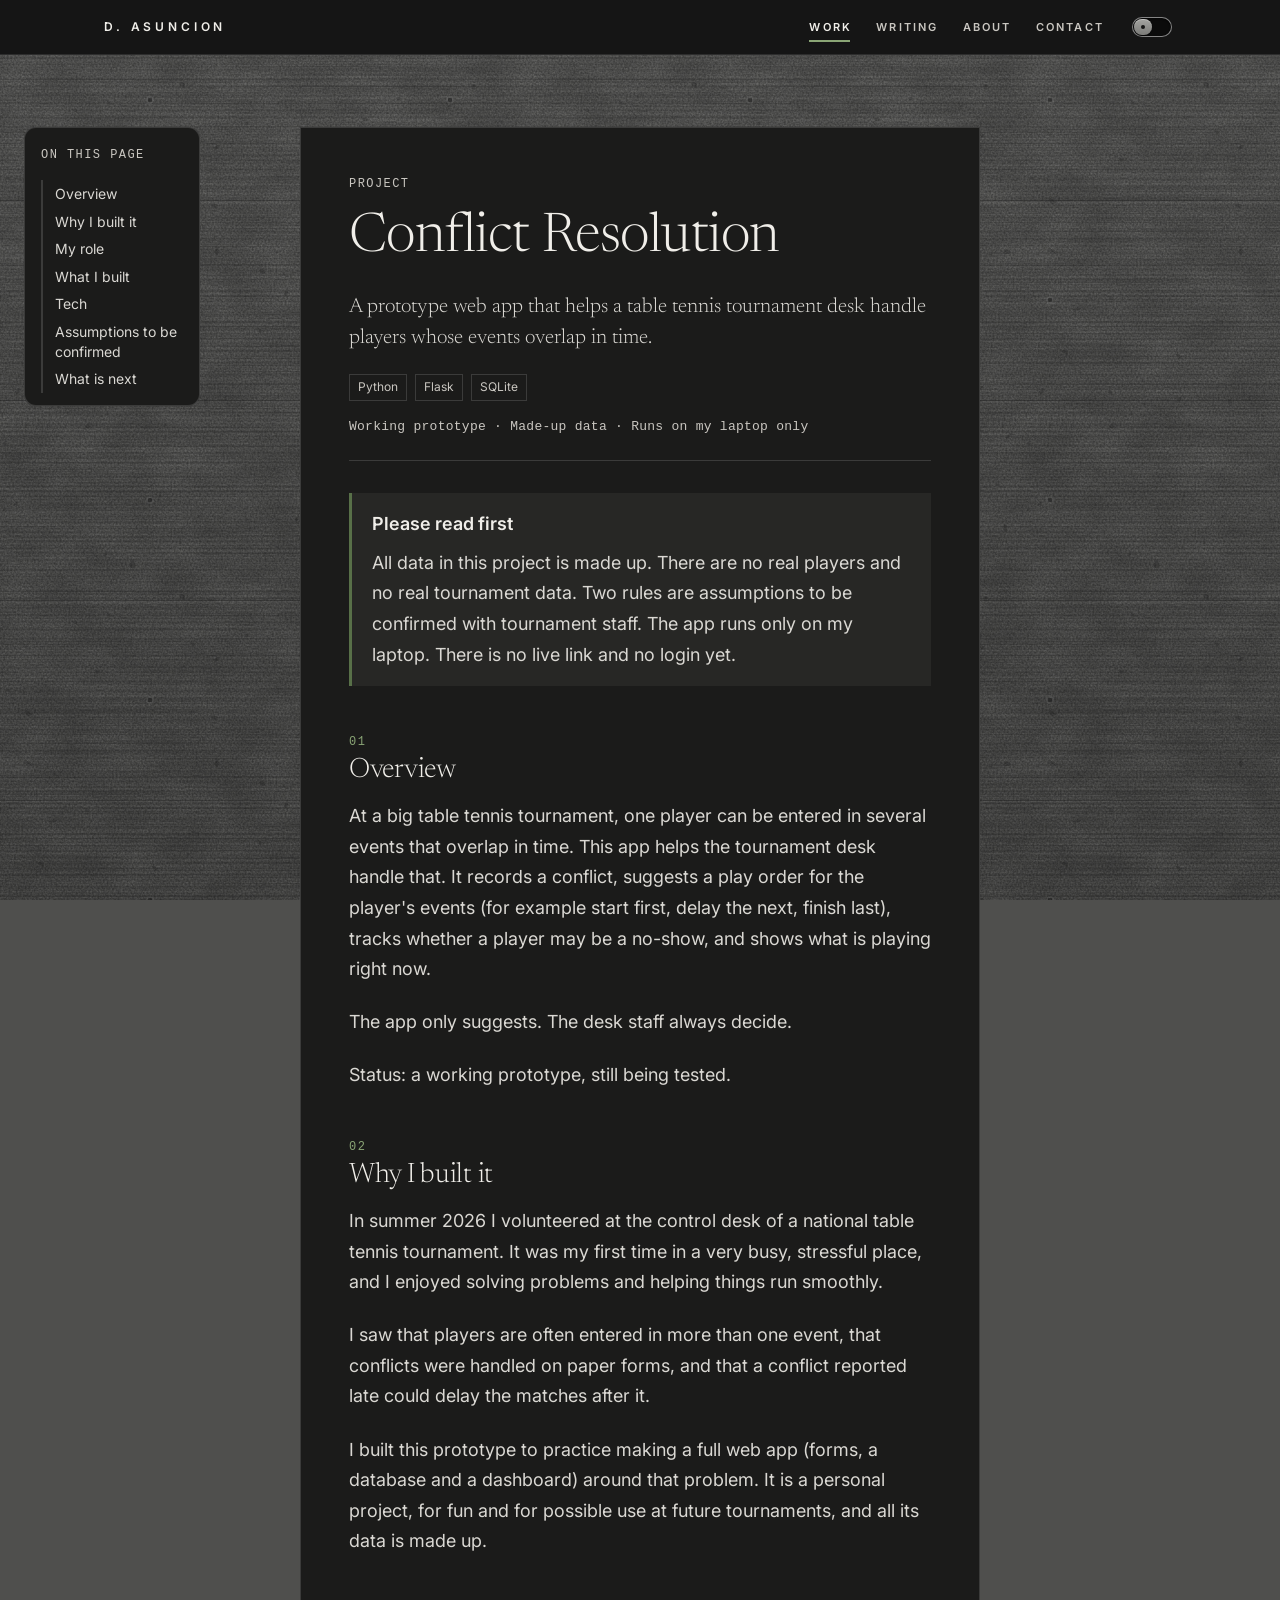
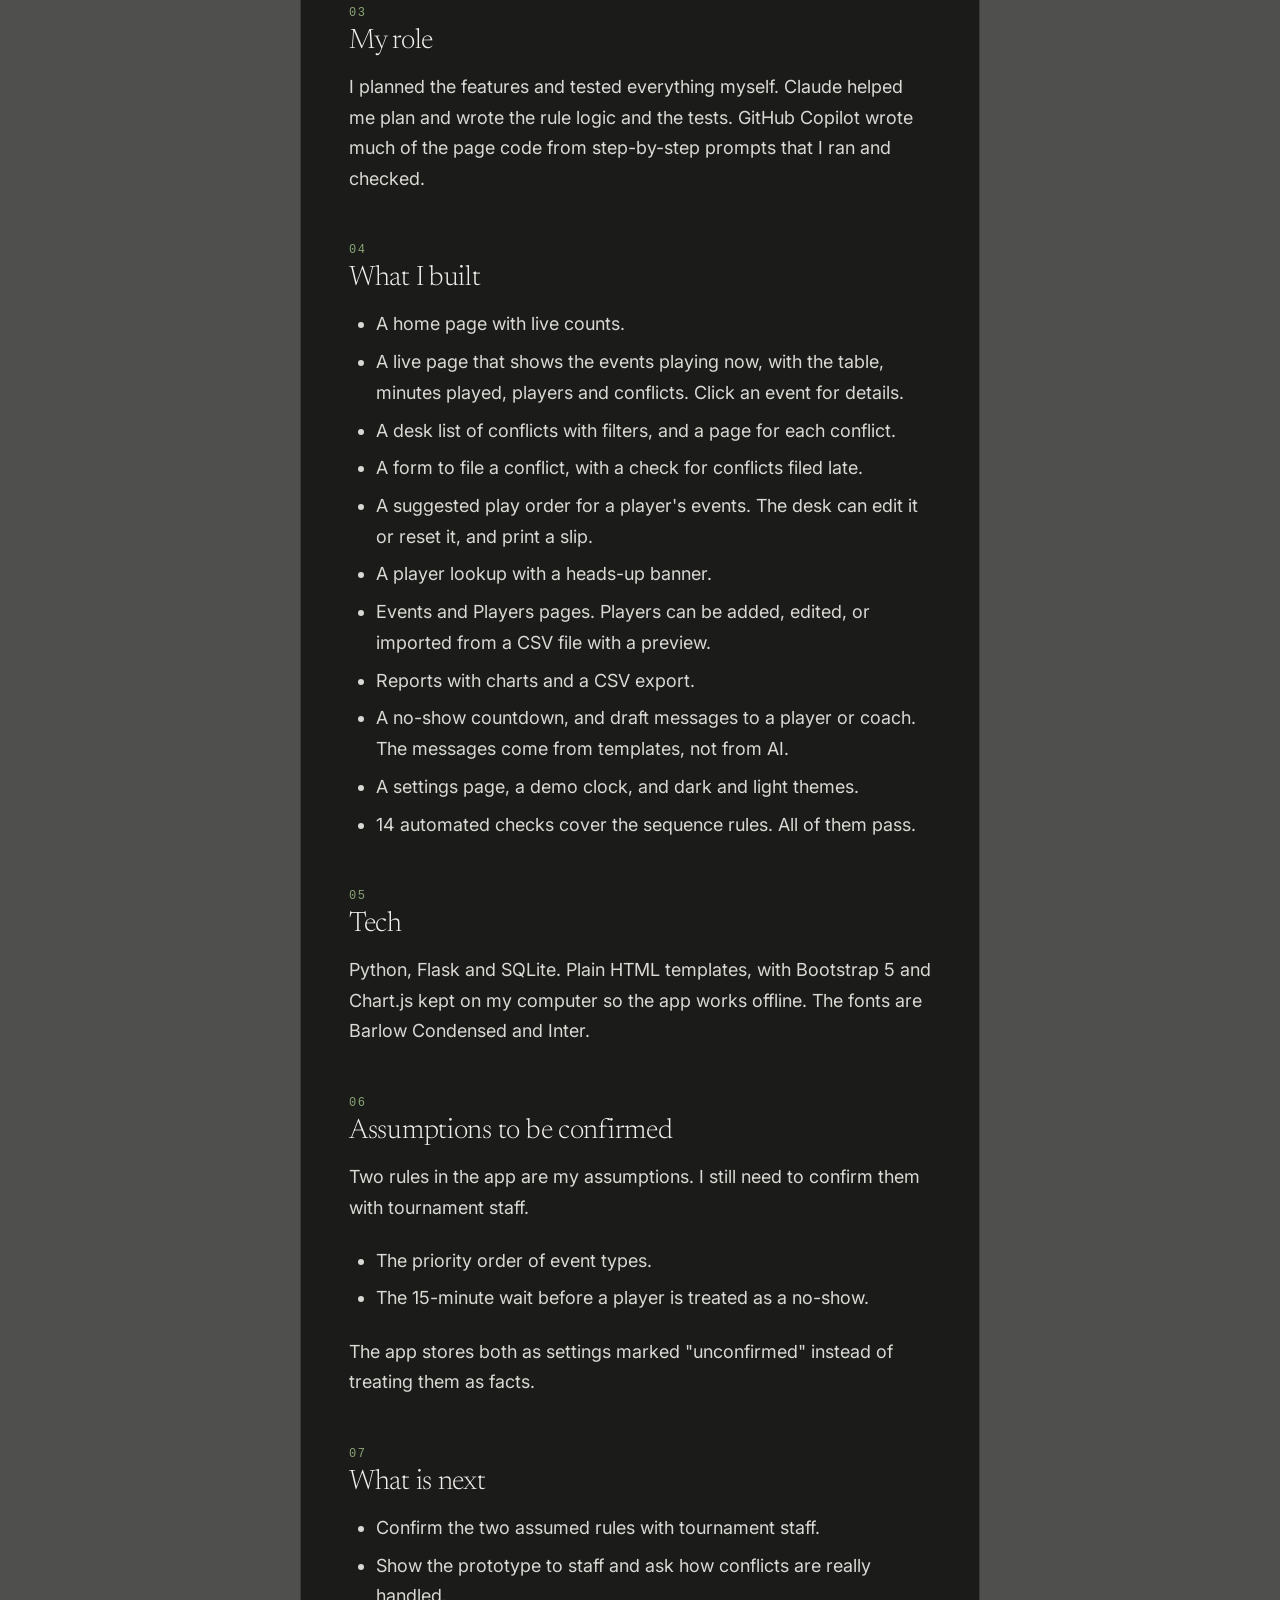
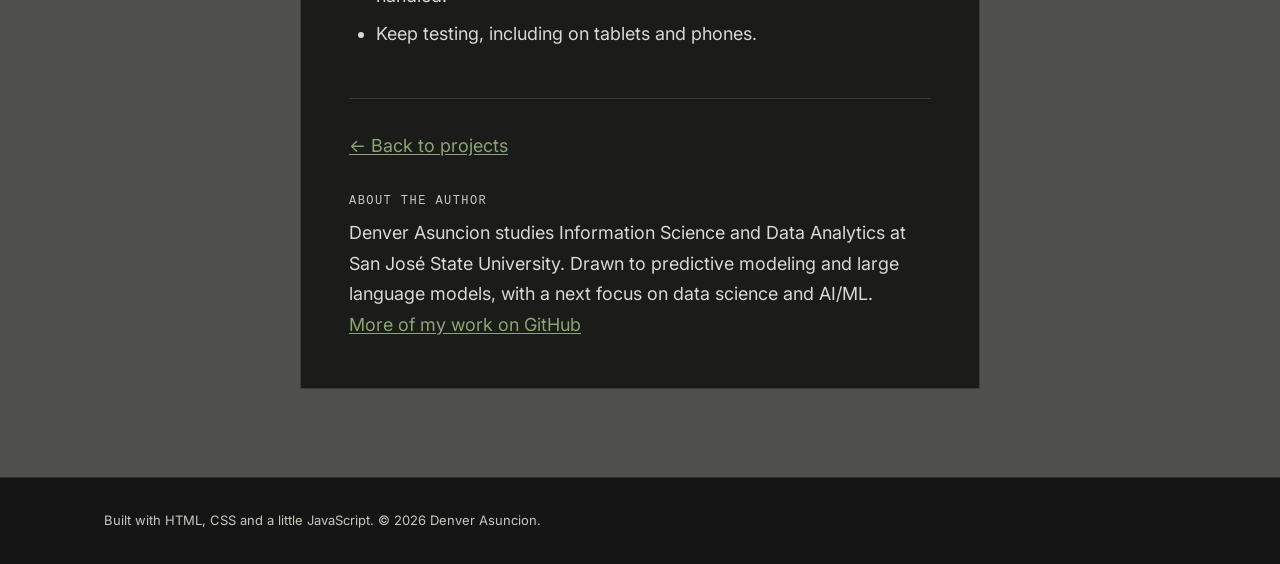
<file: projects/conflict-resolution/index.html>
<!DOCTYPE html>
<html lang="en">
<head>
  <meta charset="UTF-8">
  <meta name="viewport" content="width=device-width, initial-scale=1">
  <title>Conflict Resolution: a tournament desk prototype | D. Asuncion</title>
  <meta name="description" content="A prototype web app that helps a table tennis tournament desk handle players whose events overlap in time.">
  <link rel="canonical" href="https://denver-a7.github.io/projects/conflict-resolution/">
  <!-- The nav bar is steel (#151515) in both themes, so one value fits both -->
  <meta name="theme-color" content="#151515">
  <link rel="icon" href="../../assets/favicon.svg" type="image/svg+xml">

  <meta property="og:type" content="website">
  <meta property="og:site_name" content="D. Asuncion">
  <meta property="og:locale" content="en_US">
  <meta property="og:url" content="https://denver-a7.github.io/projects/conflict-resolution/">
  <meta property="og:title" content="Conflict Resolution: a tournament desk prototype">
  <meta property="og:description" content="A prototype web app that helps a table tennis tournament desk handle players whose events overlap in time.">
  <meta property="og:image" content="https://denver-a7.github.io/assets/og-image.png">
  <meta property="og:image:width" content="1200">
  <meta property="og:image:height" content="630">
  <meta property="og:image:alt" content="A black steel panel on a concrete wall reading: Small, honest experiments with data.">

  <meta name="twitter:card" content="summary_large_image">
  <meta name="twitter:title" content="Conflict Resolution: a tournament desk prototype">
  <meta name="twitter:description" content="A prototype web app that helps a table tennis tournament desk handle players whose events overlap in time.">
  <meta name="twitter:image" content="https://denver-a7.github.io/assets/og-image.png">
  <meta name="twitter:image:alt" content="A black steel panel on a concrete wall reading: Small, honest experiments with data.">

  <!-- Runs before first paint so saved theme and JS-only reveal styles apply without a flash -->
  <script>
    document.documentElement.classList.add("js");
    try {
      var savedTheme = localStorage.getItem("theme");
      if (savedTheme === "light" || savedTheme === "dark") document.documentElement.setAttribute("data-theme", savedTheme);
    } catch (e) {}
  </script>

  <link rel="preconnect" href="https://fonts.googleapis.com">
  <link rel="preconnect" href="https://fonts.gstatic.com" crossorigin>
  <link href="https://fonts.googleapis.com/css2?family=Newsreader:ital,wght@0,300;0,400;1,300&family=Inter:wght@400;600&display=swap" rel="stylesheet">

  <link rel="stylesheet" href="../../css/tokens.css">
  <link rel="stylesheet" href="../../css/base.css">
  <link rel="stylesheet" href="../../css/components.css">
  <link rel="stylesheet" href="../../css/motion.css">
  <link rel="stylesheet" href="../../css/blog.css">

  <script src="../../js/cursor.js" defer></script>
  <script src="../../js/blog.js" defer></script>
</head>
<body>
  <a class="skip-link" href="#main">Skip to content</a>

  <header id="site-header" class="site-header">
    <nav class="nav container" aria-label="Primary">
      <a class="nav__brand" href="../../index.html">D. Asuncion</a>

      <button class="nav__menu-btn" type="button" aria-expanded="false" aria-controls="nav-links">
        <span class="nav__menu-icon" aria-hidden="true"></span>
        Menu
      </button>

      <ul id="nav-links" class="nav__links">
        <li><a class="nav__link is-active" href="../../index.html#work" aria-current="true">Work</a></li>
        <li><a class="nav__link" href="../../blog/index.html">Writing</a></li>
        <li><a class="nav__link" href="../../index.html#about">About</a></li>
        <li><a class="nav__link" href="../../index.html#contact">Contact</a></li>
      </ul>

      <button class="theme-toggle" type="button" role="switch" aria-checked="false" aria-label="Light mode">
        <span class="theme-toggle__track" aria-hidden="true">
          <span class="theme-toggle__rocker"></span>
        </span>
      </button>
    </nav>
  </header>

  <main id="main" class="blog-main" tabindex="-1">
    <div class="container container--article">
      <article class="post">
        <header class="post-head">
          <p class="mono-label">Project</p>
          <h1>Conflict Resolution</h1>
          <p class="post-head__dek">A prototype web app that helps a table tennis tournament desk handle players whose events overlap in time.</p>
          <div class="post-head__meta">
            <ul class="chips" aria-label="Tech">
              <li class="chip">Python</li>
              <li class="chip">Flask</li>
              <li class="chip">SQLite</li>
            </ul>
          </div>
          <p class="post-head__status">Working prototype &middot; Made-up data &middot; Runs on my laptop only</p>
        </header>

        <div class="callout note" role="note" aria-labelledby="note-label">
          <p id="note-label" class="callout__title">Please read first</p>
          <p>All data in this project is made up. There are no real players and no real tournament data. Two rules are assumptions to be confirmed with tournament staff. The app runs only on my laptop. There is no live link and no login yet.</p>
        </div>

        <p class="sec-num" aria-hidden="true">01</p>
        <h2>Overview</h2>
        <p>At a big table tennis tournament, one player can be entered in several events that overlap in time. This app helps the tournament desk handle that. It records a conflict, suggests a play order for the player's events (for example start first, delay the next, finish last), tracks whether a player may be a no-show, and shows what is playing right now.</p>
        <p>The app only suggests. The desk staff always decide.</p>
        <p>Status: a working prototype, still being tested.</p>

        <p class="sec-num" aria-hidden="true">02</p>
        <h2>Why I built it</h2>
        <p>In summer 2026 I volunteered at the control desk of a national table tennis tournament. It was my first time in a very busy, stressful place, and I enjoyed solving problems and helping things run smoothly.</p>
        <p>I saw that players are often entered in more than one event, that conflicts were handled on paper forms, and that a conflict reported late could delay the matches after it.</p>
        <p>I built this prototype to practice making a full web app (forms, a database and a dashboard) around that problem. It is a personal project, for fun and for possible use at future tournaments, and all its data is made up.</p>

        <p class="sec-num" aria-hidden="true">03</p>
        <h2>My role</h2>
        <p>I planned the features and tested everything myself. Claude helped me plan and wrote the rule logic and the tests. GitHub Copilot wrote much of the page code from step-by-step prompts that I ran and checked.</p>

        <p class="sec-num" aria-hidden="true">04</p>
        <h2>What I built</h2>
        <ul>
          <li>A home page with live counts.</li>
          <li>A live page that shows the events playing now, with the table, minutes played, players and conflicts. Click an event for details.</li>
          <li>A desk list of conflicts with filters, and a page for each conflict.</li>
          <li>A form to file a conflict, with a check for conflicts filed late.</li>
          <li>A suggested play order for a player's events. The desk can edit it or reset it, and print a slip.</li>
          <li>A player lookup with a heads-up banner.</li>
          <li>Events and Players pages. Players can be added, edited, or imported from a CSV file with a preview.</li>
          <li>Reports with charts and a CSV export.</li>
          <li>A no-show countdown, and draft messages to a player or coach. The messages come from templates, not from AI.</li>
          <li>A settings page, a demo clock, and dark and light themes.</li>
          <li>14 automated checks cover the sequence rules. All of them pass.</li>
        </ul>

        <p class="sec-num" aria-hidden="true">05</p>
        <h2>Tech</h2>
        <p>Python, Flask and SQLite. Plain HTML templates, with Bootstrap 5 and Chart.js kept on my computer so the app works offline. The fonts are Barlow Condensed and Inter.</p>

        <p class="sec-num" aria-hidden="true">06</p>
        <h2>Assumptions to be confirmed</h2>
        <p>Two rules in the app are my assumptions. I still need to confirm them with tournament staff.</p>
        <ul>
          <li>The priority order of event types.</li>
          <li>The 15-minute wait before a player is treated as a no-show.</li>
        </ul>
        <p>The app stores both as settings marked "unconfirmed" instead of treating them as facts.</p>

        <p class="sec-num" aria-hidden="true">07</p>
        <h2>What is next</h2>
        <ul>
          <li>Confirm the two assumed rules with tournament staff.</li>
          <li>Show the prototype to staff and ask how conflicts are really handled.</li>
          <li>Keep testing, including on tablets and phones.</li>
        </ul>

        <footer class="post-foot">
          <p><a href="../../index.html#work"><span aria-hidden="true">&larr;</span> Back to projects</a></p>

          <section class="post-author" aria-labelledby="author-label">
            <h2 id="author-label" class="mono-label">About the author</h2>
            <p>Denver Asuncion studies Information Science and Data Analytics at San José State University. Drawn to predictive modeling and large language models, with a next focus on data science and AI/ML.</p>
            <p><a href="https://github.com/Denver-A7" target="_blank" rel="noopener">More of my work on GitHub<span class="visually-hidden"> (opens in a new tab)</span></a></p>
          </section>
        </footer>
      </article>
    </div>
  </main>

  <footer id="site-footer" class="site-footer">
    <div class="container">
      <p class="site-footer__text">Built with HTML, CSS and a little JavaScript. &copy; 2026 Denver Asuncion.</p>
    </div>
  </footer>
</body>
</html>
</file>
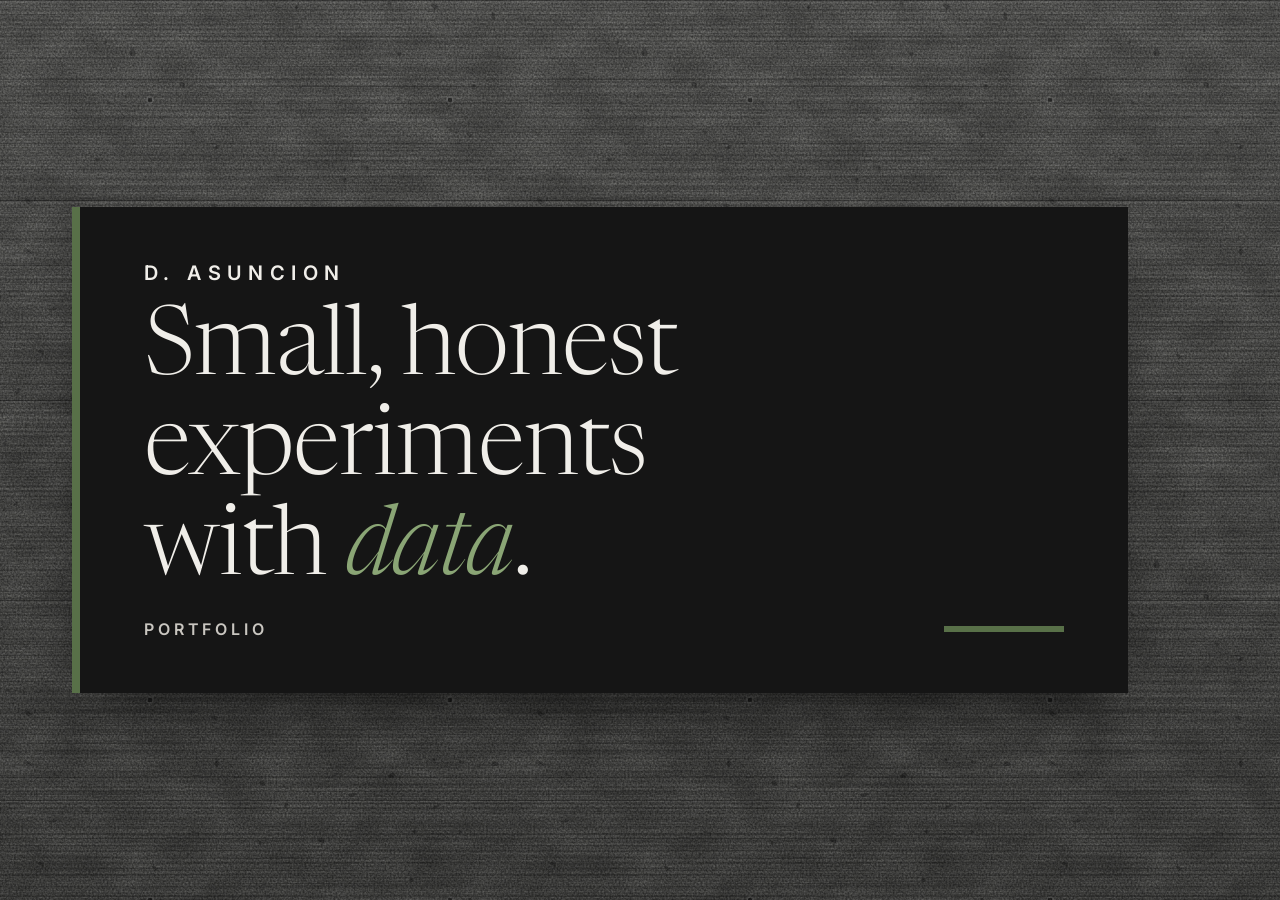
<file: tools/og-image.html>
<!DOCTYPE html>
<html lang="en">
<head>
  <meta charset="UTF-8">
  <meta name="robots" content="noindex">
  <title>Open Graph image source (1200x630)</title>
  <!-- Source for assets/og-image.png. Render at exactly 1200x630, e.g.:
       msedge --headless --window-size=1200,630 --screenshot=assets/og-image.png file:///.../tools/og-image.html -->
  <link rel="preconnect" href="https://fonts.googleapis.com">
  <link rel="preconnect" href="https://fonts.gstatic.com" crossorigin>
  <link href="https://fonts.googleapis.com/css2?family=Newsreader:ital,wght@0,300;1,300&family=Inter:wght@600&display=swap" rel="stylesheet">
  <link rel="stylesheet" href="../css/tokens.css">
  <link rel="stylesheet" href="../css/base.css">
  <style>
    html, body { width: 1200px; height: 630px; overflow: hidden; }
    body { display: grid; place-items: center; }
    /* Wall at full strength reads better at thumbnail size */
    body::before { opacity: 1; }
    .panel {
      width: 1056px;
      height: 486px;
      display: flex;
      flex-direction: column;
      justify-content: space-between;
      padding: 56px 64px;
      background: var(--steel);
      border-left: 8px solid var(--olive);
      box-shadow: 0 28px 56px -24px rgba(0, 0, 0, .7);
    }
    .brand {
      font: 600 20px/1 var(--font-sans);
      letter-spacing: .32em;
      text-transform: uppercase;
      color: var(--steel-ink);
    }
    h1 {
      max-width: 880px;
      font-size: 96px;
      line-height: 1.04;
      color: var(--steel-ink);
    }
    h1 em { font-style: italic; color: var(--steel-olive); }
    .foot {
      display: flex;
      align-items: center;
      justify-content: space-between;
      font: 600 16px/1 var(--font-sans);
      letter-spacing: .24em;
      text-transform: uppercase;
      color: var(--steel-muted);
    }
    .bar { width: 120px; height: 6px; background: var(--olive); }
  </style>
</head>
<body>
  <div class="panel">
    <div class="brand">D. Asuncion</div>
    <h1>Small, honest experiments with <em>data</em>.</h1>
    <div class="foot"><span>Portfolio</span><span class="bar"></span></div>
  </div>
</body>
</html>
</file>
<file: css/tokens.css>
/* Design tokens: colors, type, spacing, radii, motion. Dark is the default theme. */

:root {
  color-scheme: dark;

  /* Surfaces */
  --wall: #4F4F4D;
  --steel: #151515;
  --card: #1B1B1A;

  /* Text */
  --ink: #F0EEE9;
  --ink-2: #DAD8D3;
  --muted: #C9C6C0;
  --line: rgba(0, 0, 0, .35);
  --hairline: rgba(255, 255, 255, .14);

  /* Accent (green text only as large display text or on --steel / --card) */
  --olive: #587048;
  --olive-text: #8AA575;

  /* Text placed on steel or olive, constant across themes */
  --steel-ink: #F0EEE9;
  --steel-muted: #C9C6C0;
  --steel-olive: #8AA575;

  --selection: rgba(88, 112, 72, .35);

  /* Concrete texture strength, 0–1 */
  --tex: .7;

  /* Type */
  --font-serif: "Newsreader", Georgia, "Times New Roman", serif;
  --font-sans: "Inter", system-ui, -apple-system, "Segoe UI", sans-serif;
  --text-body: 17px;
  --text-label: 11px;
  --text-h1: clamp(2.4rem, 6vw, 4.6rem);
  --text-h2: clamp(1.8rem, 3.6vw, 2.6rem);
  --leading-body: 1.65;
  --leading-heading: 1.08;
  --tracking-heading: -0.01em;
  --tracking-label: 0.24em;
  --measure: 66ch;

  /* Spacing (multiples of 4) */
  --space-1: 4px;
  --space-2: 8px;
  --space-3: 12px;
  --space-4: 16px;
  --space-5: 20px;
  --space-6: 24px;
  --space-8: 32px;
  --space-10: 40px;
  --space-12: 48px;
  --space-18: 72px;
  --space-22: 88px;

  /* Layout */
  --container: 1120px;
  --gutter: var(--space-6);
  --section-pad: var(--space-22);
  --nav-h: 54px;

  /* Radii */
  --radius-btn: 2px;
  --radius-card: 0;

  /* Focus */
  --focus-ring: 2px solid var(--olive-text);
  --focus-offset: 3px;
}

/* Light theme: applied only by the toggle (data-theme="light"); first visits are always dark */
:root[data-theme="light"] {
  color-scheme: light;
  --wall: #CFCDC8;
  --steel: #151515;
  --card: #E6E4DF;
  --ink: #151515;
  --ink-2: #2B2B2A;
  --muted: #4A4A48;
  --line: rgba(0, 0, 0, .25);
  --hairline: rgba(0, 0, 0, .2);
  --olive: #587048;
  --olive-text: #3F5A31;
  --tex: .25;
}

@media (max-width: 640px) {
  :root {
    --gutter: var(--space-4);
    --section-pad: var(--space-18);
  }
}
</file>
<file: css/base.css>
/* Reset, document defaults, typography, layout primitives. */

*,
*::before,
*::after {
  box-sizing: border-box;
  margin: 0;
  padding: 0;
}

html {
  scroll-behavior: smooth;
  /* Keep focused elements and anchor targets clear of the sticky nav */
  scroll-padding-top: calc(var(--nav-h) + var(--space-4));
  -webkit-text-size-adjust: 100%;
  text-size-adjust: 100%;
}

body {
  min-height: 100vh;
  overflow-x: clip;
  background: var(--wall);
  color: var(--ink-2);
  font-family: var(--font-sans);
  font-size: var(--text-body);
  font-weight: 400;
  line-height: var(--leading-body);
  -webkit-font-smoothing: antialiased;
  -moz-osx-font-smoothing: grayscale;
}

/* Board-formed concrete wall. SVG tiles are rasterized once (stitchTiles) and
   tiled on a fixed layer, so nothing is filtered live during scroll. */
body::before {
  content: "";
  position: fixed;
  inset: 0;
  z-index: -1;
  pointer-events: none;
  opacity: var(--tex);

  --tex-cloud: url("data:image/svg+xml,%3Csvg xmlns='http://www.w3.org/2000/svg' width='512' height='512'%3E%3Cfilter id='f' x='0' y='0' width='1' height='1' color-interpolation-filters='sRGB'%3E%3CfeTurbulence type='fractalNoise' baseFrequency='.02 .03' numOctaves='4' seed='7' stitchTiles='stitch'/%3E%3CfeColorMatrix type='matrix' values='1 0 0 0 0 1 0 0 0 0 1 0 0 0 0 0 0 0 0 1'/%3E%3CfeComponentTransfer%3E%3CfeFuncR type='linear' slope='1.2' intercept='-0.1'/%3E%3CfeFuncG type='linear' slope='1.2' intercept='-0.1'/%3E%3CfeFuncB type='linear' slope='1.2' intercept='-0.1'/%3E%3CfeFuncA type='linear' slope='.18' intercept='0'/%3E%3C/feComponentTransfer%3E%3C/filter%3E%3Crect width='512' height='512' filter='url(%23f)'/%3E%3C/svg%3E");

  --tex-grain: url("data:image/svg+xml,%3Csvg xmlns='http://www.w3.org/2000/svg' width='512' height='512'%3E%3Cfilter id='f' x='0' y='0' width='1' height='1' color-interpolation-filters='sRGB'%3E%3CfeTurbulence type='fractalNoise' baseFrequency='.002 .42' numOctaves='3' seed='5' stitchTiles='stitch'/%3E%3CfeColorMatrix type='matrix' values='1 0 0 0 0 1 0 0 0 0 1 0 0 0 0 0 0 0 0 1'/%3E%3CfeComponentTransfer%3E%3CfeFuncR type='linear' slope='1.8' intercept='-0.2'/%3E%3CfeFuncG type='linear' slope='1.8' intercept='-0.2'/%3E%3CfeFuncB type='linear' slope='1.8' intercept='-0.2'/%3E%3CfeFuncA type='linear' slope='.4' intercept='0'/%3E%3C/feComponentTransfer%3E%3C/filter%3E%3Crect width='512' height='512' filter='url(%23f)'/%3E%3C/svg%3E");

  --tex-speckle: url("data:image/svg+xml,%3Csvg xmlns='http://www.w3.org/2000/svg' width='512' height='512'%3E%3Cfilter id='f' x='0' y='0' width='1' height='1' color-interpolation-filters='sRGB'%3E%3CfeTurbulence type='fractalNoise' baseFrequency='.55' numOctaves='2' seed='3' stitchTiles='stitch'/%3E%3CfeColorMatrix type='matrix' values='1 0 0 0 0 1 0 0 0 0 1 0 0 0 0 0 0 0 0 1'/%3E%3CfeComponentTransfer%3E%3CfeFuncR type='linear' slope='1.6' intercept='-0.3'/%3E%3CfeFuncG type='linear' slope='1.6' intercept='-0.3'/%3E%3CfeFuncB type='linear' slope='1.6' intercept='-0.3'/%3E%3CfeFuncA type='linear' slope='.32' intercept='0'/%3E%3C/feComponentTransfer%3E%3C/filter%3E%3Crect width='512' height='512' filter='url(%23f)'/%3E%3C/svg%3E");

  --tex-pits: url("data:image/svg+xml,%3Csvg xmlns='http://www.w3.org/2000/svg' width='512' height='512'%3E%3Cfilter id='f' x='0' y='0' width='1' height='1' color-interpolation-filters='sRGB'%3E%3CfeTurbulence type='fractalNoise' baseFrequency='.085' numOctaves='2' seed='11' stitchTiles='stitch'/%3E%3CfeColorMatrix type='matrix' values='0 0 0 0 0 0 0 0 0 0 0 0 0 0 0 14 0 0 0 -10.6'/%3E%3CfeComponentTransfer%3E%3CfeFuncA type='linear' slope='.3' intercept='0'/%3E%3C/feComponentTransfer%3E%3C/filter%3E%3Crect width='512' height='512' filter='url(%23f)'/%3E%3C/svg%3E");

  background-color: var(--wall);
  background-image:
    linear-gradient(to bottom, rgba(255, 255, 255, .035), rgba(0, 0, 0, .16)),
    radial-gradient(circle at 150px 100px, rgba(0, 0, 0, .5) 0 2px, rgba(255, 255, 255, .08) 2.5px 3.5px, transparent 4.5px),
    repeating-linear-gradient(to bottom, rgba(0, 0, 0, .35) 0 1px, rgba(255, 255, 255, .05) 1px 3px, transparent 3px 200px),
    var(--tex-pits),
    var(--tex-speckle),
    var(--tex-grain),
    var(--tex-cloud);
  background-size:
    100% 100%,
    300px 200px,
    auto,
    512px 512px,
    512px 512px,
    512px 512px,
    512px 512px;
  background-repeat:
    no-repeat,
    repeat,
    repeat,
    repeat,
    repeat,
    repeat,
    repeat;
  background-blend-mode:
    normal,
    normal,
    normal,
    normal,
    overlay,
    multiply,
    overlay;
}

img,
svg,
video {
  display: block;
  max-width: 100%;
  height: auto;
}

button,
input,
textarea,
select {
  font: inherit;
  color: inherit;
}

button {
  background: none;
  border: 0;
  cursor: pointer;
}

a {
  color: inherit;
  text-decoration-thickness: 1px;
  text-underline-offset: 0.15em;
}

ul,
ol {
  list-style: none;
}

/* Typography */

h1,
h2,
h3,
h4 {
  font-family: var(--font-serif);
  font-weight: 300;
  letter-spacing: var(--tracking-heading);
  line-height: var(--leading-heading);
  color: var(--ink);
  text-wrap: balance;
}

h1 {
  font-size: var(--text-h1);
}

h2 {
  font-size: var(--text-h2);
}

h3 {
  font-size: 1.35rem;
}

h4 {
  font-size: 1.1rem;
}

p,
li,
blockquote,
dd {
  max-width: var(--measure);
}

.label {
  font-family: var(--font-sans);
  font-size: var(--text-label);
  font-weight: 600;
  text-transform: uppercase;
  letter-spacing: var(--tracking-label);
  color: var(--muted);
}

/* Olive text is permitted only as large display text or on steel/card surfaces */
.display-olive {
  color: var(--olive-text);
}

/* Layout */

.container {
  width: 100%;
  max-width: var(--container);
  margin-inline: auto;
  padding-inline: var(--gutter);
}

main > section {
  padding-block: var(--section-pad);
  scroll-margin-top: var(--nav-h);
}

/* Accessibility */

:focus-visible {
  outline: var(--focus-ring);
  outline-offset: var(--focus-offset);
}

/* On steel surfaces the light-theme olive-text is too dark for a ring */
.site-header :focus-visible,
.site-footer :focus-visible,
.readout :focus-visible {
  outline-color: var(--steel-olive);
}

:focus:not(:focus-visible) {
  outline: none;
}

/* #main only takes programmatic focus from the skip link; a ring around the whole page is noise */
#main:focus {
  outline: none;
}

::selection {
  background: var(--selection);
  color: var(--ink);
}

.skip-link {
  position: absolute;
  top: var(--space-2);
  left: var(--space-2);
  z-index: 1000;
  padding: var(--space-2) var(--space-4);
  background: var(--steel);
  color: var(--steel-ink);
  border: 1px solid rgba(255, 255, 255, .35);
  border-radius: var(--radius-btn);
  transform: translateY(-200%);
}

.skip-link:focus {
  transform: none;
  outline-color: var(--steel-olive);
}

.visually-hidden {
  position: absolute !important;
  width: 1px;
  height: 1px;
  padding: 0;
  margin: -1px;
  overflow: hidden;
  clip: rect(0 0 0 0);
  clip-path: inset(50%);
  white-space: nowrap;
  border: 0;
}
</file>
<file: css/components.css>
/* Components: nav, buttons, cards, sections, footer. */

/* ---------- Nav ---------- */

.site-header {
  position: sticky;
  top: 0;
  z-index: 100;
  background: var(--steel);
  color: var(--steel-ink);
  border-bottom: 1px solid rgba(255, 255, 255, .1);
}

.nav {
  position: relative;
  display: flex;
  align-items: center;
  gap: var(--space-6);
  height: var(--nav-h);
}

.nav__brand {
  font-family: var(--font-sans);
  font-size: 12px;
  font-weight: 600;
  letter-spacing: .32em;
  text-transform: uppercase;
  text-decoration: none;
  color: var(--steel-ink);
  margin-right: auto;
  white-space: nowrap;
}

.nav__brand:hover {
  color: var(--steel-olive);
}

.nav__links {
  position: relative;
  display: flex;
  align-items: center;
  gap: var(--space-6);
}

/* Single sliding underline, positioned by JS; per-link ::after is the no-JS/mobile fallback */
.nav__indicator {
  position: absolute;
  left: 0;
  bottom: 2px;
  width: 1px;
  height: 2px;
  background: var(--steel-olive);
  transform-origin: left;
  opacity: 0;
  pointer-events: none;
}

.nav__indicator.is-visible {
  opacity: 1;
}

@media (min-width: 901px) {
  .nav__links.has-indicator .nav__link::after {
    display: none;
  }
}

.nav__link {
  position: relative;
  display: inline-block;
  padding: var(--space-2) 0;
  font-size: var(--text-label);
  font-weight: 600;
  letter-spacing: .2em;
  text-transform: uppercase;
  text-decoration: none;
  color: var(--steel-muted);
}

.nav__link:hover {
  color: var(--steel-ink);
}

.nav__link::after {
  content: "";
  position: absolute;
  left: 0;
  right: .2em;
  bottom: 2px;
  height: 2px;
  background: var(--steel-olive);
  transform: scaleX(0);
  transform-origin: left;
}

.nav__link.is-active {
  color: var(--steel-ink);
}

.nav__link.is-active::after {
  transform: scaleX(1);
}

.nav__menu-btn {
  display: none;
  align-items: center;
  gap: var(--space-2);
  height: 32px;
  padding: 0 var(--space-3);
  font-size: var(--text-label);
  font-weight: 600;
  letter-spacing: .2em;
  text-transform: uppercase;
  color: var(--steel-ink);
  border: 1px solid rgba(255, 255, 255, .18);
  border-radius: var(--radius-btn);
}

.nav__menu-btn:hover,
.nav__menu-btn[aria-expanded="true"] {
  border-color: rgba(255, 255, 255, .4);
  background: rgba(255, 255, 255, .06);
}

.nav__menu-btn:active {
  transform: translateY(1px);
}

.nav__menu-icon {
  position: relative;
  display: block;
  width: 14px;
  height: 1px;
  background: currentColor;
}

.nav__menu-icon::before,
.nav__menu-icon::after {
  content: "";
  position: absolute;
  left: 0;
  width: 100%;
  height: 1px;
  background: currentColor;
}

.nav__menu-icon::before { top: -4px; }
.nav__menu-icon::after { top: 4px; }

@media (max-width: 900px) {
  .js .nav__menu-btn {
    display: inline-flex;
  }

  .nav__indicator {
    display: none;
  }

  .js .nav__links {
    display: none;
    position: absolute;
    top: 100%;
    left: 0;
    right: 0;
    flex-direction: column;
    align-items: stretch;
    gap: 0;
    padding: var(--space-2) 0;
    background: var(--steel);
    border-top: 1px solid rgba(255, 255, 255, .1);
    border-bottom: 1px solid rgba(255, 255, 255, .1);
  }

  .js .nav.is-open .nav__links {
    display: flex;
  }

  .js .nav__link {
    display: block;
    padding: var(--space-3) var(--gutter);
  }

  .js .nav__link::after {
    left: var(--gutter);
    right: auto;
    width: 24px;
    bottom: 8px;
  }

  /* No JS: the links stay in the bar and wrap, and the bar scrolls away instead of sticking */
  html:not(.js) .site-header {
    position: static;
  }

  html:not(.js) .nav {
    height: auto;
    flex-wrap: wrap;
    padding-block: var(--space-2);
  }

  html:not(.js) .nav__links {
    flex-wrap: wrap;
    gap: var(--space-1) var(--space-4);
  }
}

@media (max-width: 640px) {
  .nav {
    gap: var(--space-3);
  }

  .nav__brand {
    letter-spacing: .24em;
  }
}

/* Rocker switch theme toggle */

.theme-toggle {
  display: inline-flex;
  align-items: center;
  height: 32px;
  padding: 0 var(--space-1);
  border-radius: 999px;
}

/* The switch needs JS; hide it rather than leave a dead control */
html:not(.js) .theme-toggle {
  display: none;
}

.theme-toggle__track {
  position: relative;
  display: block;
  width: 40px;
  height: 20px;
  background: #0B0B0B;
  /* 3:1+ against the steel bar so the switch body is identifiable */
  border: 1px solid rgba(255, 255, 255, .5);
  border-radius: 999px;
  box-shadow: inset 0 1px 2px rgba(0, 0, 0, .8);
}

.theme-toggle:hover .theme-toggle__track {
  border-color: rgba(255, 255, 255, .8);
}

.theme-toggle__rocker {
  position: absolute;
  top: 1px;
  left: 1px;
  width: calc(50% - 1px);
  height: calc(100% - 2px);
  background: linear-gradient(180deg, #A3A3A0, #7C7C79);
  border-radius: 999px;
  box-shadow: 0 1px 1px rgba(0, 0, 0, .6), inset 0 1px 0 rgba(255, 255, 255, .3);
}

.theme-toggle__rocker::after {
  content: "";
  position: absolute;
  top: 50%;
  left: 50%;
  width: 4px;
  height: 4px;
  margin: -2px 0 0 -2px;
  border-radius: 50%;
  background: #151515;
}

:root[data-theme="light"] .theme-toggle__rocker {
  transform: translateX(100%);
}

/* Second state cue besides position: the track fills olive in light mode */
:root[data-theme="light"] .theme-toggle__track {
  background: #22331B;
}

/* ---------- Buttons ---------- */

.btn {
  display: inline-flex;
  align-items: center;
  justify-content: center;
  min-height: 44px;
  padding: var(--space-3) var(--space-6);
  font-family: var(--font-sans);
  font-size: var(--text-label);
  font-weight: 600;
  letter-spacing: .2em;
  text-transform: uppercase;
  text-decoration: none;
  line-height: 1;
  border-radius: var(--radius-btn);
  white-space: nowrap;
}

.btn--primary {
  background: var(--steel);
  color: var(--steel-ink);
  /* Olive edge as a shadow so pressing it to 0 causes no layout shift */
  box-shadow: 0 3px 0 var(--olive);
}

.btn--ghost {
  color: var(--ink);
  border: 1px solid currentColor;
}

/* ---------- Hero ---------- */

.hero__grid {
  display: grid;
  grid-template-columns: minmax(0, 1.15fr) minmax(0, 1fr);
  gap: var(--space-12);
  align-items: center;
}

.hero__copy > .label {
  margin-bottom: var(--space-5);
}

.hero__title {
  margin-bottom: var(--space-6);
}

.hero__title em {
  font-style: italic;
}

.hero__sub {
  font-size: 1.1rem;
  max-width: 48ch;
  margin-bottom: var(--space-8);
}

.hero__actions {
  display: flex;
  flex-wrap: wrap;
  gap: var(--space-4);
}

/* Readout card */

.readout {
  background: var(--steel);
  color: var(--steel-ink);
  border-left: 4px solid var(--olive);
  border-radius: var(--radius-card);
  padding: var(--space-6);
  box-shadow: 0 24px 48px -24px rgba(0, 0, 0, .6);
}

.readout__head {
  display: flex;
  align-items: center;
  justify-content: space-between;
  gap: var(--space-4);
  margin-bottom: var(--space-5);
}

.readout .label {
  color: var(--steel-muted);
}

.readout__live {
  display: inline-flex;
  align-items: center;
  gap: var(--space-2);
}

.led {
  width: 8px;
  height: 8px;
  border-radius: 50%;
  background: var(--steel-olive);
  box-shadow: 0 0 6px var(--steel-olive), 0 0 1px #000 inset;
}

.readout__title {
  font-family: var(--font-serif);
  font-weight: 400;
  font-size: 1.5rem;
  line-height: 1.2;
  letter-spacing: var(--tracking-heading);
  color: var(--steel-ink);
  margin-bottom: var(--space-6);
}

.chart {
  display: grid;
  gap: var(--space-3);
  margin-bottom: var(--space-5);
}

.chart__row {
  display: grid;
  grid-template-columns: 7.5em 1fr 2.5em;
  align-items: center;
  gap: var(--space-3);
  font-size: 13px;
}

.chart__name {
  color: var(--steel-muted);
}

.chart__track {
  display: block;
  height: 12px;
  background: rgba(255, 255, 255, .06);
}

.chart__bar {
  display: block;
  height: 100%;
  /* 25-point scale */
  width: calc(var(--v) / 25 * 100%);
  transform-origin: left;
}

.chart__bar--neutral {
  background: #4A4A48;
}

.chart__bar--olive {
  background: var(--olive);
}

.chart__value {
  font-weight: 600;
  font-variant-numeric: tabular-nums;
  text-align: right;
}

/* Odometer digits (built by data.js around [data-count]) */
.odo {
  display: inline-flex;
  vertical-align: top;
  font-variant-numeric: tabular-nums;
  user-select: none;
}

.odo__digit {
  display: block;
  width: 1ch;
  height: 1em;
  line-height: 1;
  overflow: hidden;
}

.odo__col {
  display: block;
  will-change: transform;
}

.odo__col span {
  display: block;
  height: 1em;
  line-height: 1;
  text-align: center;
}

.readout__caption {
  font-size: 13px;
  line-height: 1.5;
  color: var(--steel-muted);
  max-width: none;
}

@media (max-width: 900px) {
  .hero__grid {
    grid-template-columns: 1fr;
    gap: var(--space-10);
  }
}

/* ---------- Section heads ---------- */

.section-head {
  margin-bottom: var(--space-12);
  padding-top: var(--space-5);
  border-top: 1px solid var(--line);
}

.section-head__num {
  margin-bottom: var(--space-4);
  font-variant-numeric: tabular-nums;
}

.section-head h2 {
  margin-bottom: var(--space-3);
}

.section-head__intro {
  color: var(--muted);
}

/* ---------- Project card ---------- */

.project {
  position: relative;
  display: grid;
  grid-template-columns: minmax(0, 1fr);
  background: var(--card);
  border: 1px solid var(--line);
  border-left: 4px solid var(--olive);
  border-radius: var(--radius-card);
}

.project + .project {
  margin-top: var(--space-8);
}

.project.is-linked {
  cursor: pointer;
}

.has-cursor .project.is-linked {
  cursor: none;
}

.project__led {
  position: absolute;
  top: var(--space-4);
  right: var(--space-4);
  z-index: 1;
  /* Off until the card is hovered (see motion.css) */
  background: #3A3A38;
  box-shadow: 0 0 1px #000 inset;
}

:root[data-theme="light"] .project__led {
  background: #B9B7B2;
}

.project__media {
  padding: var(--space-2);
  border-bottom: 1px solid var(--line);
}

.project__media img {
  width: 100%;
}

/* Steel frame: the chart has a white background, so give it a mat and a thin edge */
.scan {
  position: relative;
  display: block;
  overflow: hidden;
  padding: var(--space-3);
  background: var(--steel);
  border: 1px solid rgba(255, 255, 255, .14);
}

.project__body {
  padding: var(--space-8);
}

/* Wrappers are transparent on mobile so the stacked order is unchanged */
.project__text,
.project__details {
  display: contents;
}

@media (min-width: 901px) {
  .project__body {
    display: grid;
    grid-template-columns: minmax(0, 1fr) minmax(0, 1fr);
    column-gap: var(--space-8);
    align-items: start;
  }

  .project__text,
  .project__details {
    display: block;
  }
}

.project__title {
  font-size: 1.75rem;
  margin-bottom: var(--space-4);
}

.chips {
  display: flex;
  flex-wrap: wrap;
  gap: var(--space-2);
  margin-bottom: var(--space-5);
}

.chip {
  padding: var(--space-1) var(--space-2);
  font-size: 12px;
  line-height: 1.4;
  color: var(--muted);
  border: 1px solid var(--hairline);
}

.project__blurb {
  margin-bottom: var(--space-6);
}

.stats {
  display: flex;
  flex-wrap: wrap;
  gap: var(--space-2);
  margin-bottom: var(--space-6);
}

.stat {
  padding: var(--space-2) var(--space-3);
  font-size: 10px;
  font-weight: 600;
  letter-spacing: .16em;
  text-transform: uppercase;
  line-height: 1;
  color: var(--steel-ink);
  background: var(--steel);
  border-bottom: 2px solid var(--olive);
}

.project__sub {
  margin-bottom: var(--space-3);
}

.project__learned {
  display: grid;
  gap: var(--space-2);
  margin-bottom: var(--space-8);
}

.project__learned li {
  position: relative;
  padding-left: var(--space-5);
}

.project__learned li::before {
  content: "";
  position: absolute;
  left: 0;
  top: .62em;
  width: 6px;
  height: 6px;
  background: var(--olive);
}

.project__actions {
  display: flex;
  flex-wrap: wrap;
  align-items: flex-start;
  gap: var(--space-3);
  container-type: inline-size;
}

/* Tighter padding so all three buttons fit one row in the card column */
.project__actions .btn {
  padding-inline: var(--space-5);
}

.project__demo {
  display: flex;
  flex-direction: column;
  align-items: flex-start;
  gap: var(--space-2);
}

/* The negative margin keeps the wide note from widening the wrapper, so it hangs under the button */
.project__note {
  display: flex;
  align-items: flex-start;
  gap: var(--space-2);
  margin-right: -100cqw;
  padding: var(--space-1) var(--space-2);
  font-family: ui-monospace, "SF Mono", Menlo, Consolas, monospace;
  font-size: var(--text-label);
  line-height: 1.4;
  color: var(--muted);
  border: 1px solid var(--line);
  border-radius: 4px;
}

.project__note .led {
  flex: none;
  margin-top: .4em;
}

@media (max-width: 640px) {
  .project__actions {
    flex-direction: column;
    align-items: stretch;
  }

  .project__demo {
    align-items: stretch;
  }

  .project__note {
    align-self: flex-start;
    max-width: 100%;
    margin-right: 0;
  }
}

@media (max-width: 900px) {
  .project__body {
    padding: var(--space-6) var(--space-5);
  }
}

/* ---------- Writing ---------- */

.posts {
  border-top: 1px solid var(--line);
}

.post {
  display: grid;
  grid-template-columns: 9em minmax(0, 1fr) auto;
  gap: var(--space-6);
  align-items: baseline;
  padding: var(--space-6) 0;
  border-bottom: 1px solid var(--line);
  max-width: none;
}

.post__title {
  font-size: 1.5rem;
  margin-bottom: var(--space-2);
}

.post__summary {
  color: var(--muted);
}

.post__link {
  font-size: var(--text-label);
  font-weight: 600;
  letter-spacing: .2em;
  text-transform: uppercase;
  text-decoration: none;
  color: var(--ink);
  white-space: nowrap;
  padding-bottom: 3px;
}

/* ---------- About ---------- */

.about__grid {
  display: grid;
  grid-template-columns: minmax(0, 1.2fr) minmax(0, 1fr);
  gap: var(--space-12);
  align-items: start;
}

.about__text {
  font-size: 1.1rem;
}

.about__skills {
  padding: var(--space-4);
  background: var(--card);
  border: 1px solid var(--line);
  border-left: 4px solid var(--olive);
}

.about__skills-title {
  margin-bottom: var(--space-3);
}

.about__skills .chips {
  margin-bottom: 0;
}

/* No subtitle in About, so drop the heading's bottom margin to keep the heading-to-text gap at the section-head's own 48px */
.about .section-head h2 {
  margin-bottom: 0;
}

/* ---------- Contact ---------- */

.contact-list {
  border-top: 1px solid var(--line);
  max-width: 720px;
}

.contact-row {
  display: grid;
  grid-template-columns: 9em minmax(0, 1fr);
  gap: var(--space-6);
  align-items: center;
  padding: var(--space-5) 0;
  border-bottom: 1px solid var(--line);
  max-width: none;
}

.contact-row__link {
  font-family: var(--font-serif);
  font-size: 1.35rem;
  text-decoration: none;
  color: var(--ink);
  padding-bottom: 2px;
}

/* Sliding underline for text links (animated in motion.css) */
.post__link,
.contact-row__link {
  background-image: linear-gradient(var(--olive), var(--olive));
  background-repeat: no-repeat;
  background-size: 0% 2px;
  background-position: 0 100%;
  border-bottom: 1px solid var(--line);
}

.post__link:hover,
.contact-row__link:hover {
  background-size: 100% 2px;
}

/* ---------- Custom cursor (created by cursor.js) ---------- */

.has-cursor,
.has-cursor a,
.has-cursor button,
.has-cursor summary,
.has-cursor label {
  cursor: none;
}

.has-cursor input,
.has-cursor textarea,
.has-cursor select,
.has-cursor [contenteditable="true"] {
  cursor: auto;
}

.cursor {
  position: fixed;
  top: 0;
  left: 0;
  z-index: 10000;
  pointer-events: none;
  mix-blend-mode: difference;
  color: #fff;
}

/* JS positions ring and dot via transform; the shape/label scale separately */
.cursor__ring,
.cursor__dot {
  position: fixed;
  top: 0;
  left: 0;
  will-change: transform;
}

.cursor__ring-shape {
  position: absolute;
  width: 28px;
  height: 28px;
  margin: -14px 0 0 -14px;
  border: 1.5px solid currentColor;
  border-radius: 50%;
}

.cursor__dot {
  width: 4px;
  height: 4px;
  margin: -2px 0 0 -2px;
  border-radius: 50%;
  background: currentColor;
}

.cursor__label {
  position: absolute;
  top: 0;
  left: 0;
  font-family: var(--font-sans);
  font-size: 10px;
  font-weight: 600;
  letter-spacing: .24em;
  text-indent: .24em;
  text-transform: uppercase;
  line-height: 1;
  white-space: nowrap;
  /* Black under the difference blend shows the backdrop, so it reads dark on the inverted disc */
  color: #000;
  opacity: 0;
  transform: translate(-50%, -50%) scale(.6);
}

.cursor.is-hover .cursor__ring-shape {
  transform: scale(1.6);
}

.cursor.is-open .cursor__ring-shape {
  transform: scale(2);
  border-color: transparent;
  background: currentColor;
}

.cursor.is-open .cursor__label {
  opacity: 1;
  transform: translate(-50%, -50%) scale(1);
}

.cursor.is-down .cursor__ring-shape {
  transform: scale(.85);
}

.cursor.is-hover.is-down .cursor__ring-shape {
  transform: scale(1.4);
}

.cursor.is-open.is-down .cursor__ring-shape {
  transform: scale(1.85);
}

.cursor.is-hidden {
  opacity: 0;
}

/* ---------- Scroll level gauge (created by JS) ---------- */

.gauge {
  position: fixed;
  top: var(--nav-h);
  right: 0;
  bottom: 0;
  z-index: 90;
  width: 4px;
  background: rgba(0, 0, 0, .28);
  pointer-events: none;
}

.gauge::after {
  content: "";
  position: absolute;
  inset: 0;
  background: repeating-linear-gradient(to bottom, transparent 0 calc(10% - 1px), rgba(255, 255, 255, .35) calc(10% - 1px) 10%);
}

.gauge__fill {
  position: absolute;
  inset: 0;
  background: var(--olive);
  transform: scaleY(0);
  transform-origin: top;
  will-change: transform;
}

/* ---------- Footer ---------- */

.site-footer {
  background: var(--steel);
  color: var(--steel-muted);
  border-top: 1px solid rgba(255, 255, 255, .1);
  padding: var(--space-8) 0;
}

.site-footer__text {
  font-size: 13px;
  max-width: none;
}

@media (max-width: 900px) {
  .about__grid {
    grid-template-columns: 1fr;
    gap: var(--space-8);
  }
}

@media (max-width: 640px) {
  .post {
    grid-template-columns: 1fr;
    gap: var(--space-3);
  }

  .contact-row {
    grid-template-columns: 1fr;
    gap: var(--space-2);
  }
}
</file>
<file: css/motion.css>
/* Animations, transitions, reduced-motion overrides. */

/* Rocker: snaps across with a small overshoot */
.theme-toggle__rocker {
  transition: transform .2s cubic-bezier(.34, 1.56, .64, 1);
}

.theme-toggle:active .theme-toggle__rocker {
  transition-duration: .08s;
}

/* Buttons: press down, olive edge compresses to 0 */
.btn {
  transition:
    transform .12s cubic-bezier(.2, .9, .3, 1.4),
    box-shadow .12s cubic-bezier(.2, .9, .3, 1.4),
    border-color .15s ease;
}

.btn:hover {
  transform: translateY(-1px);
}

.btn:active {
  transform: translateY(3px);
}

.btn--primary:active {
  box-shadow: 0 0 0 var(--olive);
}

.btn--ghost:hover {
  border-color: var(--olive-text);
}

/* Cards: lift, brighten the olive edge, switch the corner LED on */
.project,
.readout,
.about__skills {
  transition:
    transform .25s cubic-bezier(.2, .8, .2, 1),
    border-left-color .2s ease,
    box-shadow .25s ease;
}

.project:hover,
.readout:hover,
.about__skills:hover {
  transform: translateY(-4px);
  border-left-color: var(--steel-olive);
}

.project:hover,
.about__skills:hover {
  box-shadow: 0 20px 36px -24px rgba(0, 0, 0, .7);
}

.readout:hover {
  box-shadow: 0 32px 56px -24px rgba(0, 0, 0, .7);
}

.project__led {
  animation: none;
  transition: background-color .18s ease, box-shadow .18s ease;
}

.project:hover .project__led {
  background: var(--steel-olive);
  box-shadow: 0 0 6px var(--steel-olive), 0 0 1px #000 inset;
}

/* Text links: underline slides in from the left */
.post__link,
.contact-row__link {
  transition: background-size .3s cubic-bezier(.65, 0, .2, 1);
}

.nav__link::after {
  transition: transform .22s ease;
}

.nav__indicator {
  transition: transform .3s cubic-bezier(.65, 0, .2, 1), opacity .2s ease;
}

/* Slab wipe reveal. Only applies when JS is running (html.js); content is
   always visible otherwise. Negative insets keep shadows/focus rings unclipped. */
.js [data-reveal] {
  clip-path: inset(-48px calc(100% + 48px) -64px -48px);
}

.js [data-reveal].is-revealed {
  clip-path: inset(-48px -48px -64px -48px);
  transition: clip-path .6s cubic-bezier(.65, 0, .2, 1) var(--reveal-delay, 0ms);
}

@keyframes led-blink {
  0%, 44% { opacity: 1; }
  50%, 56% { opacity: .25; }
  62%, 100% { opacity: 1; }
}

.led {
  animation: led-blink 2.4s infinite;
}

/* Hero bars grow from 0 once data.js arms them */
.chart__bar.is-armed {
  transform: scaleX(0);
}

.chart__bar.is-grown {
  transform: scaleX(1);
  transition: transform .9s cubic-bezier(.2, .8, .2, 1);
}

/* Scanline wipe for the results chart (JS adds is-scanned when in view) */
.js .scan > img {
  clip-path: inset(0 0 100% 0);
}

.js .scan.is-scanned > img {
  clip-path: inset(0 0 0 0);
  transition: clip-path 1.1s linear .3s;
}

.js .scan::after {
  content: "";
  position: absolute;
  inset: 0;
  pointer-events: none;
  background: linear-gradient(
    to bottom,
    transparent calc(100% - 28px),
    rgba(138, 165, 117, .22) calc(100% - 2px),
    var(--steel-olive) calc(100% - 2px)
  );
  transform: translateY(-100%);
  opacity: 0;
}

.js .scan.is-scanned::after {
  animation: scanline 1.1s linear .3s forwards;
}

@keyframes scanline {
  0% { transform: translateY(-100%); opacity: 1; }
  92% { opacity: 1; }
  100% { transform: translateY(0); opacity: 0; }
}

/* Custom cursor */
.cursor {
  transition: opacity .2s ease;
}

.cursor__ring-shape {
  transition:
    transform .22s cubic-bezier(.2, .9, .3, 1.3),
    background-color .2s ease,
    border-color .2s ease;
}

.cursor__label {
  transition: opacity .18s ease, transform .22s cubic-bezier(.2, .9, .3, 1.3);
}

@media (prefers-reduced-motion: reduce) {
  .theme-toggle__rocker,
  .nav__link::after,
  .nav__indicator,
  .btn,
  .project,
  .readout,
  .about__skills,
  .project__led,
  .post__link,
  .contact-row__link {
    transition: none;
  }

  .btn:hover,
  .project:hover,
  .readout:hover,
  .about__skills:hover {
    transform: none;
  }

  .led {
    animation: none;
  }

  .chart__bar.is-armed,
  .chart__bar.is-grown {
    transform: none;
    transition: none;
  }

  .js .scan > img,
  .js .scan.is-scanned > img {
    clip-path: none;
    transition: none;
  }

  .js .scan::after {
    display: none;
  }

  .js [data-reveal],
  .js [data-reveal].is-revealed {
    clip-path: none;
    transition: none;
  }
}
</file>
<file: css/blog.css>
/* Blog pages: page frame and long-form article styles. Existing tokens only. */

.blog-main {
  --font-mono: ui-monospace, "SF Mono", Menlo, Consolas, monospace;

  padding-block: var(--space-18) var(--section-pad);
  min-height: calc(100vh - var(--nav-h));
}

/* Blog index: header and post cards */

.blog-head {
  margin-bottom: var(--space-12);
}

.blog-head__label {
  margin-bottom: var(--space-4);
  font-family: var(--font-mono);
  font-size: 12px;
  letter-spacing: .12em;
  text-transform: uppercase;
  color: var(--ink-2);
}

.blog-head h1 {
  margin-bottom: var(--space-4);
}

.blog-head__intro {
  color: var(--ink-2);
}

.post-cards {
  display: grid;
  grid-template-columns: minmax(0, 1fr);
  gap: var(--space-6);
}

.post-cards > li {
  display: flex;
  max-width: none;
}

@media (min-width: 900px) {
  .post-cards {
    grid-template-columns: repeat(2, minmax(0, 1fr));
  }
}

.post-card {
  position: relative;
  display: flex;
  flex-direction: column;
  width: 100%;
  padding: var(--space-6);
  background: var(--card);
  border: 1px solid var(--line);
  border-left: 4px solid var(--olive);
  border-radius: var(--radius-card);
}

.post-card__date {
  margin-bottom: var(--space-3);
  font-family: var(--font-mono);
  font-size: 12px;
  letter-spacing: .12em;
  color: var(--muted);
}

.post-card__title {
  margin-bottom: var(--space-3);
  font-size: 1.5rem;
}

/* Stretched link: the whole card is the click target */
.post-card__link {
  color: var(--ink);
  text-decoration: none;
}

.post-card__link::after {
  content: "";
  position: absolute;
  inset: 0;
}

.post-card__link:focus-visible {
  outline: none;
}

.post-card__link:focus-visible::after {
  /* The ring sits on the textured wall, where the olive ring can fall under 3:1 */
  outline: 2px solid var(--ink);
  outline-offset: var(--focus-offset);
}

.post-card__summary {
  color: var(--ink-2);
}

.post-card__foot {
  display: flex;
  flex-wrap: wrap;
  align-items: center;
  gap: var(--space-2) var(--space-4);
  margin-top: auto;
  padding-top: var(--space-5);
}

.post-card__read {
  font-size: 14px;
  color: var(--muted);
}

.post-card .chips {
  margin: 0;
}

/* Same lift as the portfolio's project cards */
.post-card {
  transition:
    transform .25s cubic-bezier(.2, .8, .2, 1),
    border-left-color .2s ease,
    box-shadow .25s ease;
}

.post-card:hover {
  transform: translateY(-4px);
  border-left-color: var(--steel-olive);
  box-shadow: 0 20px 36px -24px rgba(0, 0, 0, .7);
}

@media (max-width: 640px) {
  .post-card {
    padding: var(--space-5);
  }
}

/* Scoped to article.post: the writing list reuses .post on <li> (components.css) */
.container--article {
  max-width: 1440px;
}

article.post {
  --tint-soft: color-mix(in srgb, var(--ink) 5%, transparent);
  --tint-strong: color-mix(in srgb, var(--ink) 10%, transparent);
  --tint-accent: color-mix(in srgb, var(--olive) 22%, transparent);

  display: block;
  width: 100%;
  max-width: 680px;
  margin-inline: auto;
  padding: var(--space-12);
  background: var(--card);
  border: 1px solid var(--hairline);
  border-radius: var(--radius-card);
  font-family: var(--font-sans);
  font-size: 18px;
  line-height: 1.7;
  color: var(--ink-2);
  overflow-wrap: break-word;
  counter-reset: fig;
}

article.post > :first-child {
  margin-top: 0;
}

article.post > :last-child {
  margin-bottom: 0;
}

article.post p,
article.post li,
article.post blockquote {
  max-width: none;
}

/* Headings */

article.post h1,
article.post h2,
article.post h3 {
  font-family: var(--font-serif);
  color: var(--ink);
}

article.post h1 {
  font-size: clamp(2.2rem, 5vw, 3.4rem);
  margin-bottom: var(--space-6);
}

article.post h2 {
  font-size: 1.75rem;
  margin-top: var(--space-12);
  margin-bottom: var(--space-4);
}

article.post h3 {
  font-size: 1.25rem;
  margin-top: var(--space-8);
  margin-bottom: var(--space-3);
}

/* Text */

article.post p {
  margin-bottom: 1.25em;
}

article.post ul,
article.post ol {
  margin-bottom: 1.25em;
  padding-left: 1.5em;
}

article.post ul {
  list-style: disc;
}

article.post ol {
  list-style: decimal;
}

article.post li + li {
  margin-top: .4em;
}

article.post a {
  color: var(--olive-text);
  text-decoration: underline;
  text-underline-offset: 2px;
}

article.post a:hover {
  color: var(--ink);
}

/* Code */

article.post :not(pre) > code {
  padding: .1em .35em;
  font-family: var(--font-mono);
  font-size: .9em;
  color: var(--ink);
  background: var(--tint-accent);
  border-radius: 4px;
}

/* Steel block, same as the stat chips, so it reads as a code panel in both themes */
article.post pre {
  margin-block: 1.5em;
  padding: var(--space-4) var(--space-5);
  font-family: var(--font-mono);
  font-size: 14px;
  line-height: 1.6;
  color: var(--steel-ink);
  background: var(--steel);
  border: 1px solid color-mix(in srgb, var(--steel-ink) 18%, transparent);
  border-radius: 12px;
  overflow-x: auto;
}

article.post pre code {
  font: inherit;
  color: inherit;
}

/* Room for the Copy button, reserved up front so adding it later does not shift the text */
.js article.post pre {
  padding-top: var(--space-10);
}

/* Quotes and callouts */

article.post blockquote {
  margin-block: 1.5em;
  padding-left: var(--space-5);
  border-left: 3px solid var(--olive);
  font-family: var(--font-serif);
  font-style: italic;
  font-weight: 300;
  font-size: 1.25rem;
  line-height: 1.5;
  color: var(--ink);
}

article.post .callout {
  margin-block: 1.5em;
  padding: var(--space-4) var(--space-5);
  background: var(--tint-soft);
}

/* Muted (not olive, not orange) so limits read as a caution beside the olive quote edge */
article.post .callout.limits {
  border-left: 3px solid var(--muted);
}

/* Olive edge: a note to read before the rest, not a caution */
article.post .callout.note {
  border-left: 3px solid var(--olive);
}

article.post .callout__title {
  margin-bottom: var(--space-2);
  font-weight: 600;
  color: var(--ink);
}

article.post .callout > :last-child {
  margin-bottom: 0;
}

/* Tables scroll inside a focusable wrapper so the table keeps its semantics */
article.post .table-scroll {
  max-width: 100%;
  margin-block: 1.5em;
  overflow-x: auto;
}

article.post table {
  width: 100%;
  border-collapse: collapse;
  font-size: 16px;
  line-height: 1.5;
  font-variant-numeric: tabular-nums;
}

article.post th,
article.post td {
  padding: var(--space-2) var(--space-3);
  text-align: left;
  vertical-align: top;
  border: 1px solid var(--hairline);
}

article.post th {
  font-family: var(--font-mono);
  font-size: 13px;
  font-weight: 400;
  letter-spacing: .04em;
  white-space: nowrap;
  color: var(--ink);
  background: var(--tint-strong);
}

article.post tbody tr:nth-child(even) {
  background: var(--tint-soft);
}

/* Numbers right-aligned; the model name column stays left */
article.post td,
article.post thead th:not(:first-child) {
  text-align: right;
}

article.post tbody th {
  font-family: inherit;
  font-size: inherit;
  font-weight: 600;
  letter-spacing: normal;
  background: none;
}

article.post caption {
  padding-bottom: var(--space-2);
  font-size: 14px;
  text-align: left;
  color: var(--muted);
}

/* Figures: wider than the text column, centered on it */
article.post figure {
  position: relative;
  left: 50%;
  width: min(880px, calc(100vw - 2 * var(--gutter)));
  margin-block: 2em;
  transform: translateX(-50%);
}

article.post figure img {
  width: 100%;
  border: 1px solid var(--hairline);
  border-radius: 16px;
}

article.post figcaption {
  max-width: 72ch;
  margin-top: var(--space-3);
  font-size: 14px;
  line-height: 1.5;
  color: var(--muted);
  counter-increment: fig;
}

article.post figcaption::before {
  content: "FIG " counter(fig);
  margin-right: var(--space-2);
  font-family: var(--font-mono);
  font-size: 12px;
  letter-spacing: .12em;
}

/* Post template: header, takeaways, footer */

article.post .mono-label {
  margin: 0;
  font-family: var(--font-mono);
  font-size: 12px;
  font-weight: 400;
  line-height: 1.4;
  letter-spacing: .12em;
  text-transform: uppercase;
  color: var(--muted);
}

article.post .post-head {
  margin-bottom: var(--space-8);
  padding-bottom: var(--space-6);
  border-bottom: 1px solid var(--hairline);
}

article.post .post-head .mono-label {
  margin-bottom: var(--space-4);
}

article.post .post-head__dek {
  margin-bottom: var(--space-5);
  font-family: var(--font-serif);
  font-size: 1.3rem;
  font-weight: 300;
  line-height: 1.5;
  color: var(--ink-2);
}

article.post .post-head__meta {
  display: flex;
  flex-wrap: wrap;
  align-items: center;
  gap: var(--space-2) var(--space-4);
  font-size: 14px;
  line-height: 1.5;
  color: var(--muted);
}

article.post .chips {
  margin: 0;
  padding: 0;
  list-style: none;
}

article.post .chips li {
  margin: 0;
}

/* Project pages: one-line status under the tags */
article.post .post-head__status {
  margin: var(--space-4) 0 0;
  font-family: var(--font-mono);
  font-size: 13px;
  line-height: 1.5;
  letter-spacing: .02em;
  color: var(--muted);
}

article.post .takeaways {
  margin-bottom: var(--space-8);
  padding: var(--space-6);
  background: var(--tint-accent);
  border-radius: 20px;
}

article.post .takeaways .mono-label {
  margin-bottom: var(--space-3);
}

article.post .takeaways ul {
  margin: 0;
  padding-left: 1.25em;
}

article.post .post-foot {
  display: grid;
  gap: var(--space-8);
  margin-top: var(--space-12);
  padding-top: var(--space-8);
  border-top: 1px solid var(--hairline);
}

article.post .post-foot p {
  margin: 0;
}

article.post .post-nav {
  display: grid;
  grid-template-columns: repeat(2, minmax(0, 1fr));
  gap: var(--space-4);
}

article.post a.post-nav__card {
  display: block;
  padding: var(--space-4) var(--space-5);
  line-height: 1.4;
  color: var(--ink);
  text-decoration: none;
  border: 1px solid var(--hairline);
  border-radius: 12px;
}

article.post a.post-nav__card:hover {
  border-color: var(--olive-text);
}

article.post .post-nav__card--next {
  text-align: right;
}

article.post .post-nav__title {
  display: block;
  margin-top: var(--space-2);
  font-family: var(--font-serif);
  font-size: 1.1rem;
}

article.post .post-author .mono-label {
  margin-bottom: var(--space-2);
}

@media (max-width: 640px) {
  article.post {
    padding: var(--space-6) var(--space-5);
  }

  article.post .post-nav {
    grid-template-columns: 1fr;
  }

  article.post .post-nav__card--next {
    text-align: left;
  }
}

/* Case-study elements: numbered sections, stat strip, terms, spec card, counts, shows/does-not-show, reproduce box */

article.post .sec-num {
  margin: var(--space-12) 0 var(--space-1);
  font-family: var(--font-mono);
  font-size: 12px;
  line-height: 1.4;
  letter-spacing: .12em;
  color: var(--olive-text);
}

/* The number sits above the heading, so the heading drops its own top margin and clears the nav with the number visible */
article.post .sec-num + h2 {
  margin-top: 0;
  scroll-margin-top: var(--space-10);
}

article.post .lead-in {
  margin-bottom: 1.5em;
  font-size: 1.2rem;
  line-height: 1.55;
  color: var(--muted);
}

article.post .stat-strip {
  display: grid;
  grid-template-columns: repeat(4, minmax(0, 1fr));
  gap: var(--space-3);
  margin: 0 0 var(--space-4);
  padding: 0;
  list-style: none;
}

article.post .stat-strip > li {
  display: flex;
  flex-direction: column;
  gap: var(--space-2);
  margin: 0;
  padding: var(--space-4) var(--space-3);
  background: var(--tint-soft);
  border: 1px solid var(--hairline);
  border-radius: 12px;
}

article.post .stat__num {
  font-family: var(--font-serif);
  font-size: 1.75rem;
  font-weight: 400;
  line-height: 1.1;
  font-variant-numeric: tabular-nums;
  color: var(--olive-text);
}

article.post .stat__label {
  font-family: var(--font-mono);
  font-size: 12px;
  line-height: 1.4;
  letter-spacing: .02em;
  color: var(--muted);
}

article.post .terms {
  margin: 0;
  padding: var(--space-3) var(--space-4);
  border: 1px solid var(--hairline);
  border-radius: 12px;
}

article.post .terms__label {
  display: flex;
  align-items: center;
  justify-content: space-between;
  min-height: 32px;
  list-style: none;
  cursor: pointer;
  font-family: var(--font-mono);
  font-size: 12px;
  letter-spacing: .12em;
  text-transform: uppercase;
  color: var(--muted);
}

article.post .terms__label::-webkit-details-marker {
  display: none;
}

article.post .terms__label::after {
  content: "+";
  content: "+" / "";
}

article.post .terms[open] > .terms__label::after {
  content: "\2212";
  content: "\2212" / "";
}

article.post .terms__list {
  margin: var(--space-2) 0 0;
  font-size: 15px;
  line-height: 1.55;
}

article.post .terms__list > div {
  margin-top: var(--space-3);
}

article.post .terms__list dt {
  display: inline;
  font-weight: 600;
  color: var(--ink);
}

article.post .terms__list dt::after {
  content: ":";
}

article.post .terms__list dd {
  display: inline;
  max-width: none;
  margin: 0;
}

article.post .spec {
  margin-block: 1.5em;
  padding: var(--space-5);
  background: var(--tint-soft);
  border: 1px solid var(--hairline);
  border-radius: 12px;
}

article.post .spec .mono-label {
  margin-bottom: var(--space-2);
}

article.post .spec__list {
  margin: 0;
}

article.post .spec__row {
  display: grid;
  grid-template-columns: 9.5rem minmax(0, 1fr);
  gap: var(--space-4);
  padding-block: var(--space-3);
  border-top: 1px solid var(--hairline);
  font-size: 16px;
  line-height: 1.5;
}

article.post .spec__row dt {
  font-family: var(--font-mono);
  font-size: 12px;
  letter-spacing: .04em;
  line-height: 1.7;
  color: var(--ink);
}

article.post .spec__row dd {
  max-width: none;
  margin: 0;
}

/* Row labels are long, so let them wrap inside the table scroller */
article.post tbody th {
  min-width: 9em;
  white-space: normal;
}

/* Seven columns must fit the 680px column without a sideways scroll */
article.post .table-scroll th,
article.post .table-scroll td {
  padding-inline: var(--space-2);
}

article.post .table-scroll thead th {
  white-space: normal;
}

article.post td {
  font-variant-numeric: tabular-nums;
}

article.post .counts {
  margin-block: 1.5em;
}

article.post .counts__caption {
  margin-bottom: var(--space-3);
  font-size: 14px;
  line-height: 1.5;
  color: var(--muted);
}

article.post .counts__boxes {
  display: grid;
  grid-template-columns: repeat(2, minmax(0, 1fr));
  gap: var(--space-4);
}

article.post .count-box {
  table-layout: fixed;
}

article.post .count-box caption {
  padding-bottom: var(--space-2);
  font-weight: 600;
  color: var(--ink);
}

article.post .count-box tr {
  background: none;
}

article.post .count-box td {
  padding: var(--space-3);
  text-align: left;
  vertical-align: middle;
}

/* Correct predictions sit on the diagonal; error cells stay plain */
article.post .count-box td.is-correct {
  background: color-mix(in srgb, var(--olive) 20%, transparent);
}

article.post .count-box__label,
article.post .count-box__num {
  display: block;
}

article.post .count-box__label {
  font-size: 13px;
  line-height: 1.3;
  color: var(--ink-2);
}

article.post .count-box__num {
  margin-top: var(--space-1);
  font-family: var(--font-serif);
  font-size: 1.75rem;
  line-height: 1.15;
  color: var(--ink);
}

article.post blockquote.pull-quote {
  margin-block: 2em;
  padding-left: var(--space-6);
  font-size: clamp(1.6rem, 4.5vw, 2.1rem);
  line-height: 1.3;
}

article.post .pull-quote p {
  margin: 0;
}

article.post .shows {
  display: grid;
  grid-template-columns: repeat(2, minmax(0, 1fr));
  margin-block: 1.5em;
  background: var(--tint-soft);
  border: 1px solid var(--hairline);
  border-radius: 12px;
}

article.post .shows__col {
  padding: var(--space-5);
}

article.post .shows__col + .shows__col {
  border-left: 1px solid var(--hairline);
}

article.post .shows h3 {
  margin: 0 0 var(--space-3);
  font-family: var(--font-mono);
  font-size: 12px;
  font-weight: 400;
  line-height: 1.4;
  letter-spacing: .12em;
  text-transform: uppercase;
  color: var(--ink);
}

article.post .shows ul {
  margin: 0;
  padding: 0;
  list-style: none;
  font-size: 16px;
  line-height: 1.55;
}

article.post .shows li {
  position: relative;
  margin: 0;
  padding-left: 1.6em;
}

article.post .shows li + li {
  margin-top: var(--space-3);
}

article.post .shows li::before {
  content: "";
  position: absolute;
}

/* Check mark drawn with borders so it does not depend on font glyph coverage */
article.post .shows__col--yes li::before {
  left: .3em;
  top: .35em;
  width: .35em;
  height: .7em;
  border: solid var(--olive-text);
  border-width: 0 2px 2px 0;
  transform: rotate(45deg);
}

article.post .shows__col--no li::before {
  left: .1em;
  top: .8em;
  width: .7em;
  height: 2px;
  background: var(--muted);
}

article.post .repro {
  margin-block: 1.5em;
  padding: var(--space-6);
  background: var(--tint-soft);
  border: 1px solid var(--hairline);
  border-radius: 12px;
}

article.post .repro h3 {
  margin: 0 0 var(--space-3);
  font-size: 1.4rem;
}

article.post .repro > p {
  margin: 0;
  font-size: 16px;
  line-height: 1.6;
}

article.post .repro__actions {
  display: flex;
  flex-wrap: wrap;
  align-items: flex-start;
  gap: var(--space-4);
  margin-top: var(--space-5);
}

article.post .repro__action {
  display: flex;
  flex-direction: column;
  align-items: flex-start;
  gap: var(--space-2);
}

article.post .repro__note {
  margin: 0;
  font-size: 14px;
  line-height: 1.4;
  color: var(--muted);
}

/* The article link style (olive, underlined) must not leak into the buttons */
article.post a.btn--primary,
article.post a.btn--primary:hover {
  color: var(--steel-ink);
  text-decoration: none;
}

@media (max-width: 720px) {
  article.post .stat-strip {
    grid-template-columns: repeat(2, minmax(0, 1fr));
  }

  article.post .stat__num {
    font-size: clamp(1.3rem, 5.5vw, 1.6rem);
  }
}

@media (max-width: 640px) {
  article.post .counts__boxes,
  article.post .shows {
    grid-template-columns: minmax(0, 1fr);
  }

  article.post .shows__col + .shows__col {
    border-left: 0;
    border-top: 1px solid var(--hairline);
  }

  article.post .repro {
    padding: var(--space-5) var(--space-4);
  }
}

@media (max-width: 480px) {
  article.post .spec {
    padding: var(--space-4);
  }

  article.post .spec__row {
    grid-template-columns: minmax(0, 1fr);
    gap: var(--space-1);
  }

  article.post .repro__action,
  article.post .repro__actions {
    width: 100%;
  }

  article.post .repro__action {
    align-items: stretch;
  }

  article.post .repro .btn {
    white-space: normal;
    text-align: center;
  }
}

/* Reading progress bar (created by blog.js) */

.read-progress {
  position: fixed;
  top: 0;
  left: 0;
  right: 0;
  z-index: 110;
  height: 3px;
  background: var(--olive);
  transform: scaleX(0);
  transform-origin: left;
  pointer-events: none;
}

/* Adds to the html scroll-padding-top (nav height) so headings clear the sticky nav */
article.post h2,
article.post h3 {
  scroll-margin-top: var(--space-4);
}

/* Code copy button (created by blog.js) */

article.post .code-block {
  position: relative;
  margin-block: 1.5em;
}

article.post .code-block > pre {
  margin: 0;
}

article.post .code-copy {
  position: absolute;
  top: var(--space-2);
  right: var(--space-2);
  min-height: 32px;
  padding: 0 var(--space-3);
  font-family: var(--font-mono);
  font-size: 12px;
  letter-spacing: .08em;
  color: var(--steel-ink);
  background: color-mix(in srgb, var(--steel-ink) 10%, transparent);
  border: 1px solid color-mix(in srgb, var(--steel-ink) 25%, transparent);
  border-radius: 6px;
  transition: border-color .15s ease, background-color .15s ease;
}

article.post .code-copy:hover {
  border-color: color-mix(in srgb, var(--steel-ink) 55%, transparent);
}

article.post .code-copy:focus-visible {
  outline-color: var(--steel-olive);
}

article.post .code-copy.is-copied {
  color: var(--steel-olive);
}

/* Table of contents (created by blog.js): collapsed box on small screens */

.toc {
  width: 100%;
  max-width: 680px;
  margin: 0 auto var(--space-4);
}

.toc__box {
  padding: var(--space-3) var(--space-4);
  background: var(--card);
  border: 1px solid var(--hairline);
  border-radius: 12px;
}

.toc__label {
  display: flex;
  align-items: center;
  justify-content: space-between;
  min-height: 32px;
  list-style: none;
  cursor: pointer;
  font-family: ui-monospace, "SF Mono", Menlo, Consolas, monospace;
  font-size: 12px;
  letter-spacing: .12em;
  text-transform: uppercase;
  color: var(--muted);
}

.toc__label::-webkit-details-marker {
  display: none;
}

.toc__label::after {
  content: "+";
  content: "+" / "";
}

.toc__box[open] > .toc__label::after {
  content: "\2212";
  content: "\2212" / "";
}

.toc__list {
  margin-top: var(--space-2);
}

.toc__list a {
  display: block;
  padding: var(--space-1) 0 var(--space-1) var(--space-3);
  font-size: 14px;
  line-height: 1.4;
  color: var(--ink-2);
  text-decoration: none;
  border-left: 2px solid var(--hairline);
}

.toc__list a:hover {
  color: var(--ink);
}

.toc__list a.is-active {
  color: var(--ink);
  border-left-color: var(--olive);
}

/* Wide screens: sticky list in the left margin. The container is already 1440px wide before
   blog.js runs (see .container--article), so the figures can break out of the column
   without reaching the list and nothing moves when the list is added. */
@media (min-width: 1100px) {
  .blog-main > .container.has-toc {
    display: grid;
    grid-template-columns: minmax(0, 1fr) 680px minmax(0, 1fr);
    align-items: start;
  }

  .has-toc > .toc {
    grid-column: 1;
    grid-row: 1;
    position: sticky;
    top: calc(var(--nav-h) + var(--space-6));
    width: min(calc(100% - var(--space-4)), 176px);
    max-height: calc(100vh - var(--nav-h) - var(--space-12));
    margin: 0;
    overflow-y: auto;
  }

  .has-toc > article.post {
    grid-column: 2;
    grid-row: 1;
  }

  .toc__label {
    cursor: default;
  }

  .toc__label::after {
    display: none;
  }
}

/* Below 1100px blog.js inserts the collapsed TOC box above the article; reserve its height
   (summary 32px + 24px padding + 2px border + gap) so the article does not jump. */
@media (max-width: 1099px) {
  .js .container--article:not(.has-toc) {
    padding-top: calc(58px + var(--space-4));
  }
}

/* Below 1312px there is no room for figures to break out beside the list */
@media (min-width: 1100px) and (max-width: 1311px) {
  article.post figure {
    left: 0;
    width: 100%;
    transform: none;
  }
}

/* The OPEN label belongs to the portfolio's project cards; never show it on blog pages */
.cursor__label {
  display: none;
}

@media (prefers-reduced-motion: reduce) {
  html {
    scroll-behavior: auto;
  }

  .read-progress {
    display: none;
  }

  article.post .code-copy,
  .post-card {
    transition: none;
  }

  .post-card:hover {
    transform: none;
  }
}
</file>
